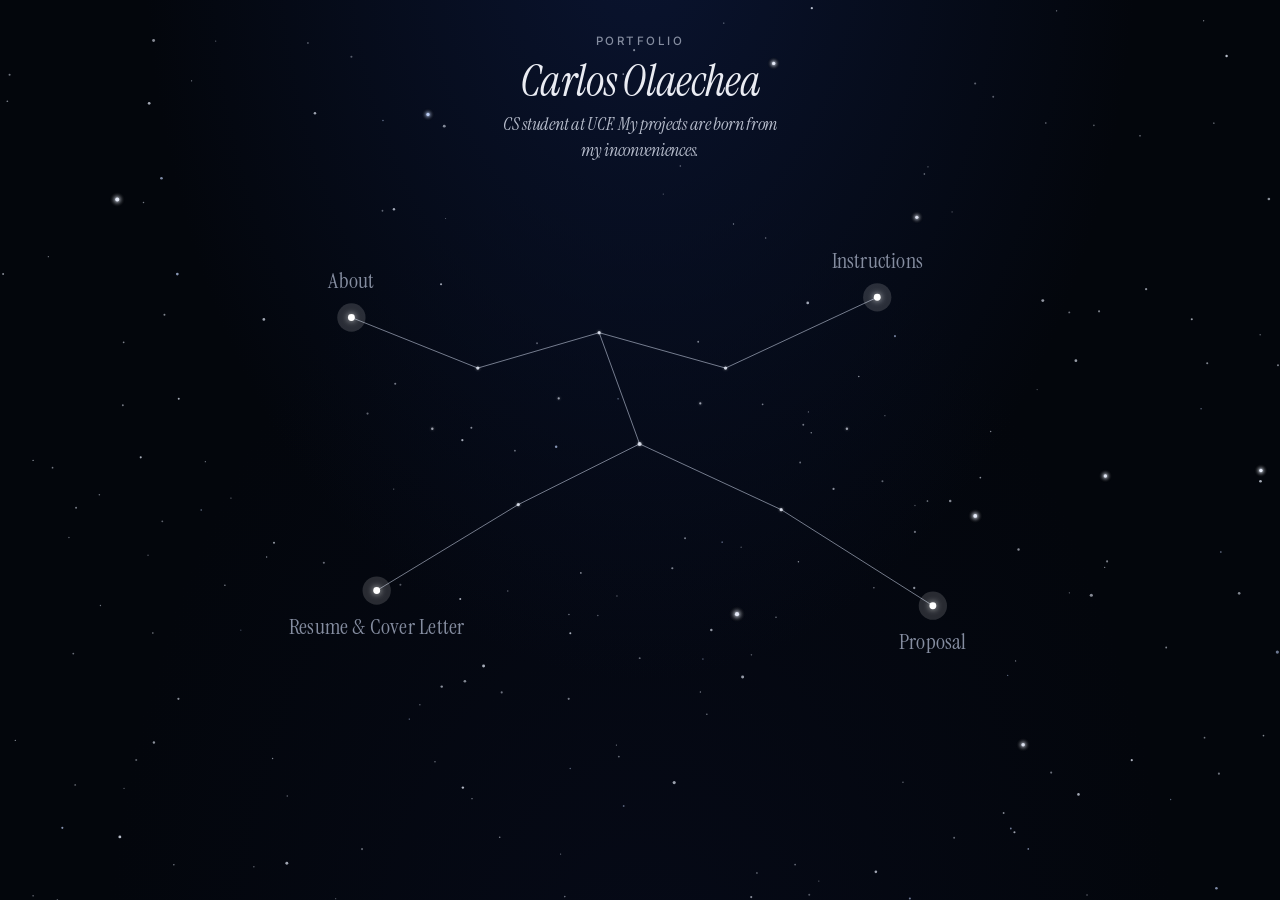
<file: index.html>
<!doctype html>
<html lang="en">
<head>
  <meta charset="utf-8" />
  <meta name="viewport" content="width=device-width, initial-scale=1" />
  <title>Portfolio | Carlos Olaechea</title>
  <meta name="description" content="Carlos Olaechea, Computer Science student at UCF. Build-and-ship work across machine learning, LLM agents, and personal tools." />
  <meta name="theme-color" content="#05080f" />
  <link rel="icon" href="/assets/favicon.svg" type="image/svg+xml" />
  <link rel="canonical" href="https://olaecheamk0.github.io/" />
  <style>:root{color-scheme:dark}html{background:#05080f}</style>
  <script>try{if(document.referrer&&new URL(document.referrer).origin===location.origin){document.documentElement.classList.add('nav-internal');var h=function(p){return p==='/'||p==='/index.html'};if(!h(new URL(document.referrer).pathname)&&!h(location.pathname))document.documentElement.classList.add('nav-lateral')}}catch(e){}</script>
  <link rel="preconnect" href="https://fonts.googleapis.com" />
  <link rel="preconnect" href="https://fonts.gstatic.com" crossorigin />
  <link rel="stylesheet" href="https://fonts.googleapis.com/css2?family=Instrument+Serif:ital@0;1&family=Inter:wght@400;500&display=swap" />
  <link rel="stylesheet" href="/css/style.css" />
  <noscript><style>.reveal{opacity:1;transform:none}</style></noscript>
</head>
<body class="is-sky">
  <canvas id="stars" aria-hidden="true"></canvas>

  <svg class="goo-defs" aria-hidden="true" width="0" height="0" style="position:absolute">
    <defs>
      <filter id="goo" x="-30%" y="-30%" width="160%" height="160%">
        <feGaussianBlur in="SourceGraphic" stdDeviation="10"/>
        <feColorMatrix type="matrix" values="1 0 0 0 0  0 1 0 0 0  0 0 1 0 0  0 0 0 9 -4"/>
      </filter>
    </defs>
  </svg>

  <a class="skip" href="#main">Skip to content</a>

  <main id="main" class="sky">
    <header class="sky-mast">
      <p class="eyebrow">Portfolio</p>
      <h1 class="sky-name"><span class="italic">Carlos Olaechea</span></h1>
      <p class="sky-sub">CS student at UCF. My projects are born from my inconveniences.</p>
    </header>

    <div class="sky-field">
      <svg class="sky-svg" viewBox="0 0 1000 520" aria-hidden="true">
        <g class="sky-lines">
          <polyline points="215,135 340,185 460,150 585,185 735,115"/>
          <line x1="460" y1="150" x2="500" y2="260"/>
          <polyline points="500,260 380,320 240,405"/>
          <polyline points="500,260 640,325 790,420"/>
        </g>
        <g class="sky-stars">
          <circle class="dec" cx="340" cy="185" r="1.6"/>
          <circle class="dec" cx="460" cy="150" r="1.6"/>
          <circle class="dec" cx="585" cy="185" r="1.6"/>
          <circle class="dec" cx="500" cy="260" r="2"/>
          <circle class="dec" cx="380" cy="320" r="1.6"/>
          <circle class="dec" cx="640" cy="325" r="1.6"/>
          <circle class="dec small" cx="295" cy="245" r="1.2"/>
          <circle class="dec small" cx="705" cy="245" r="1.2"/>
          <circle class="dec small" cx="420" cy="215" r="1.1"/>
          <circle class="dec small" cx="560" cy="220" r="1.1"/>

          <circle id="a-about" class="anchor" cx="215" cy="135" r="3.4"/>
          <circle id="a-instructions" class="anchor" cx="735" cy="115" r="3.4"/>
          <circle id="a-resume" class="anchor" cx="240" cy="405" r="3.4"/>
          <circle id="a-proposal" class="anchor" cx="790" cy="420" r="3.4"/>

          <circle class="halo" cx="215" cy="135" r="14"/>
          <circle class="halo" cx="735" cy="115" r="14"/>
          <circle class="halo" cx="240" cy="405" r="14"/>
          <circle class="halo" cx="790" cy="420" r="14"/>
        </g>
        <g class="sky-svg-labels" aria-hidden="true">
          <text x="215" y="106">About</text>
          <text x="735" y="86">Instructions</text>
          <text x="240" y="448">Resume &amp; Cover Letter</text>
          <text x="790" y="463">Proposal</text>
        </g>
      </svg>

      <nav class="sky-nav" aria-label="Portfolio">
        <a class="sky-link" data-star="a-about" href="/about/" aria-label="About" style="--x:21.5%;--y:26%">
          <span class="sky-goo" aria-hidden="true">
            <span class="sky-bubble"></span>
            <span class="sky-pill">About</span>
          </span>
        </a>
        <a class="sky-link" data-star="a-instructions" href="/instructions/" aria-label="Instructions" style="--x:73.5%;--y:22.1%">
          <span class="sky-goo" aria-hidden="true">
            <span class="sky-bubble"></span>
            <span class="sky-pill">Instructions</span>
          </span>
        </a>
        <a class="sky-link reverse" data-star="a-resume" href="/resume/" aria-label="Resume and Cover Letter" style="--x:24%;--y:77.9%">
          <span class="sky-goo" aria-hidden="true">
            <span class="sky-bubble"></span>
            <span class="sky-pill">Resume &amp; Cover Letter</span>
          </span>
        </a>
        <a class="sky-link reverse" data-star="a-proposal" href="/proposal/" aria-label="Proposal" style="--x:79%;--y:80.8%">
          <span class="sky-goo" aria-hidden="true">
            <span class="sky-bubble"></span>
            <span class="sky-pill">Proposal</span>
          </span>
        </a>
      </nav>
    </div>
  </main>

  <script src="/js/script.js" defer></script>
</body>
</html>
</file>
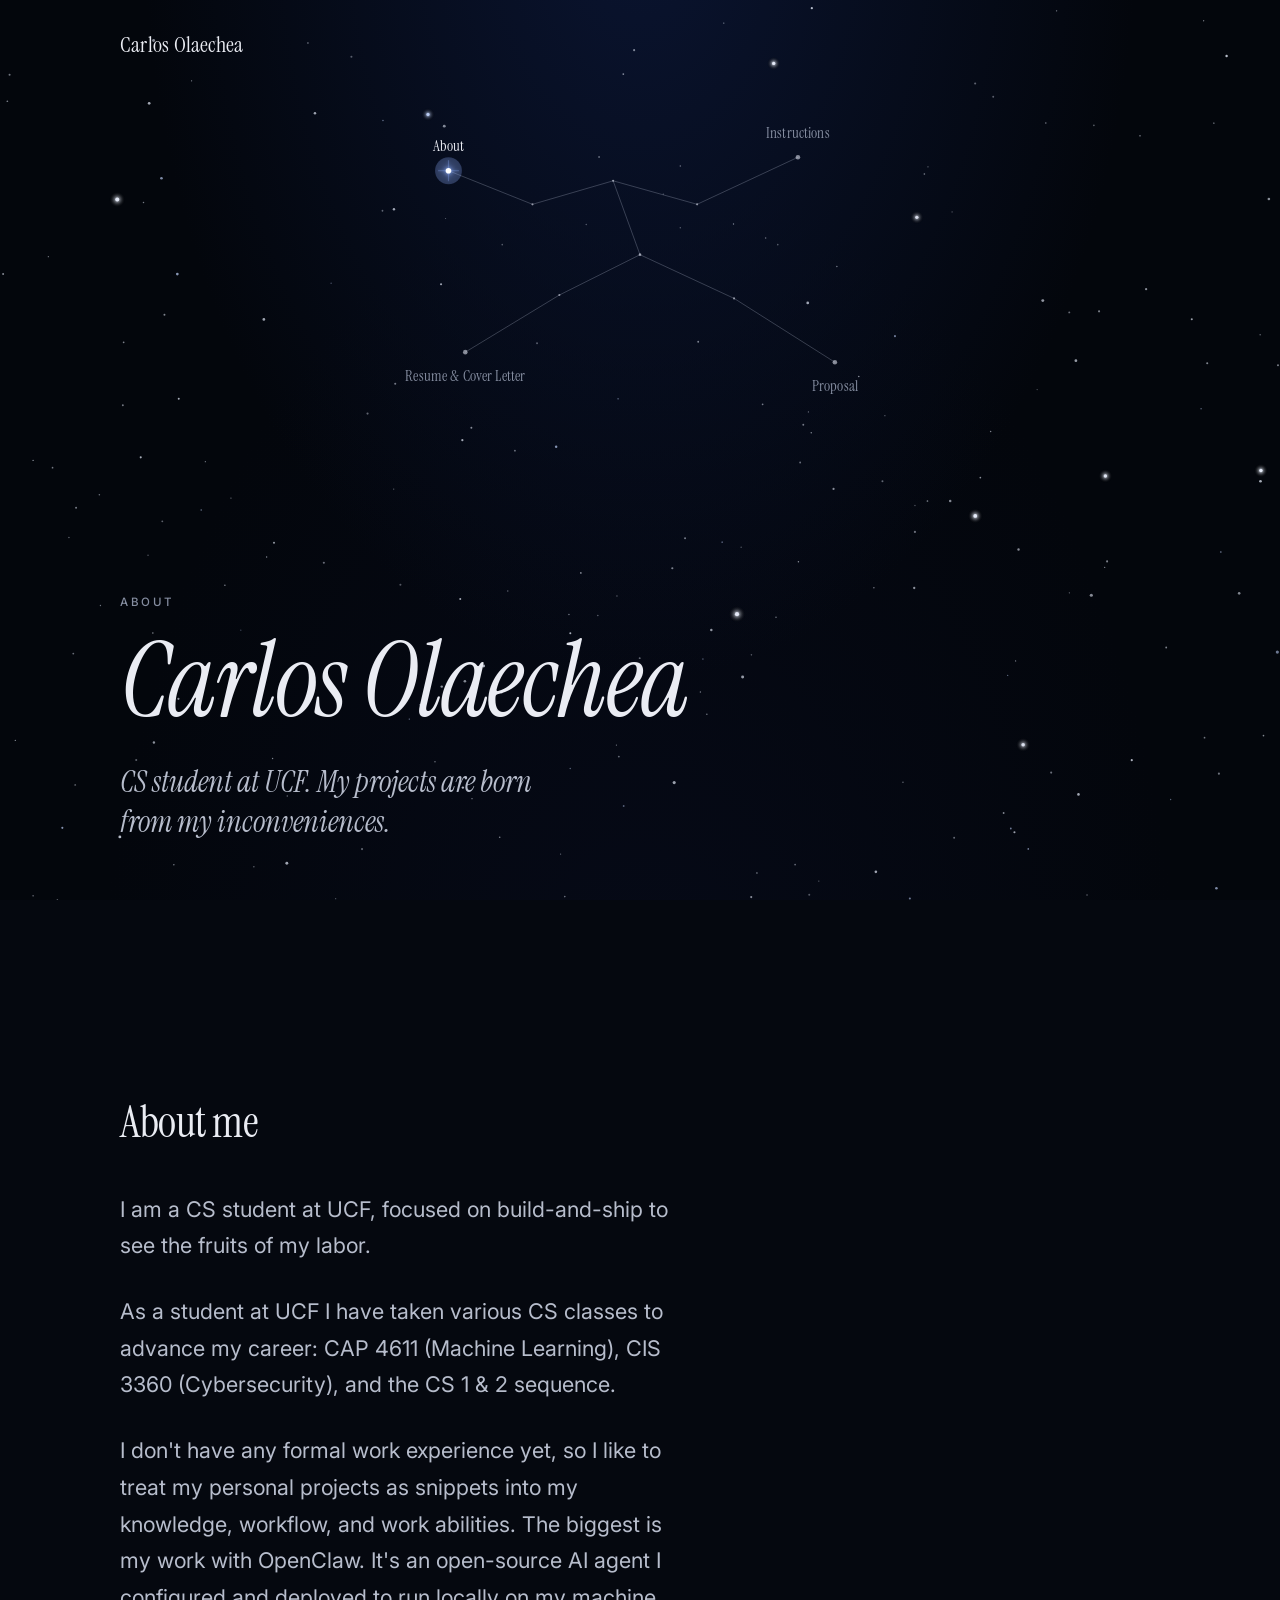
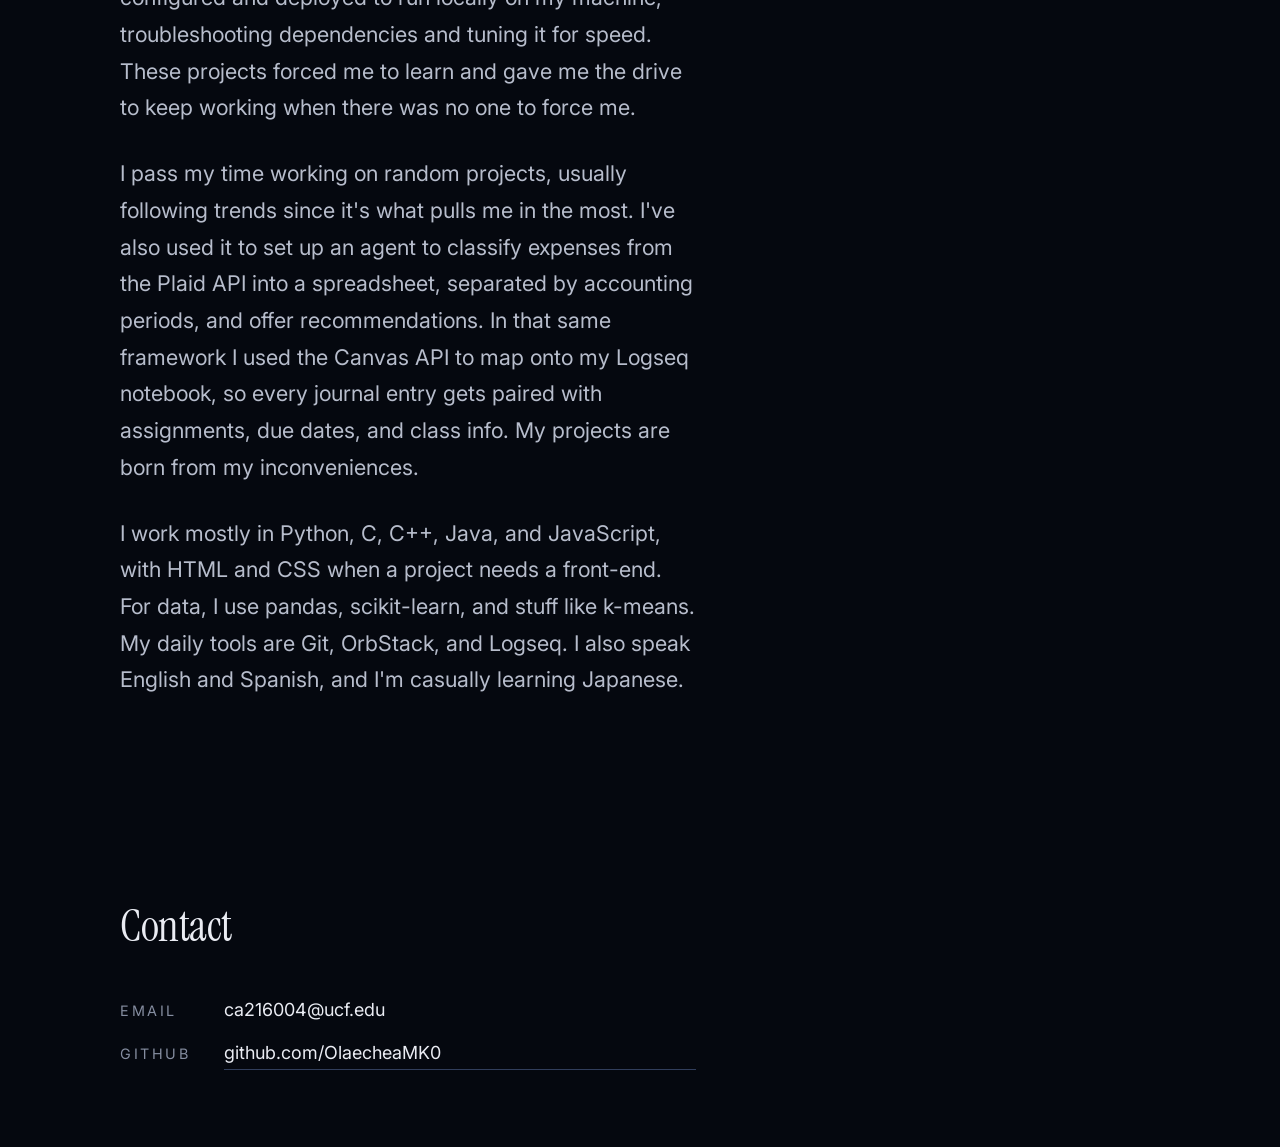
<file: about/index.html>
<!doctype html>
<html lang="en">
<head>
  <meta charset="utf-8" />
  <meta name="viewport" content="width=device-width, initial-scale=1" />
  <title>About | Carlos Olaechea</title>
  <meta name="description" content="About Carlos Olaechea, Computer Science student at UCF." />
  <meta name="theme-color" content="#05080f" />
  <link rel="icon" href="/assets/favicon.svg" type="image/svg+xml" />
  <link rel="canonical" href="https://olaecheamk0.github.io/about/" />
  <style>:root{color-scheme:dark}html{background:#05080f}</style>
  <script>try{if(document.referrer&&new URL(document.referrer).origin===location.origin){document.documentElement.classList.add('nav-internal');var h=function(p){return p==='/'||p==='/index.html'};if(!h(new URL(document.referrer).pathname)&&!h(location.pathname))document.documentElement.classList.add('nav-lateral')}}catch(e){}</script>
  <link rel="preconnect" href="https://fonts.googleapis.com" />
  <link rel="preconnect" href="https://fonts.gstatic.com" crossorigin />
  <link rel="stylesheet" href="https://fonts.googleapis.com/css2?family=Instrument+Serif:ital@0;1&family=Inter:wght@400;500&display=swap" />
  <link rel="stylesheet" href="/css/style.css" />
  <noscript><style>.reveal{opacity:1;transform:none}</style></noscript>
</head>
<body>
  <canvas id="stars" aria-hidden="true"></canvas>

  <a class="skip" href="#main">Skip to content</a>

  <header class="site-header">
    <a class="brand" href="/">Carlos Olaechea</a>
  </header>

  <nav class="sky-mini" aria-label="Portfolio map">
    <svg viewBox="0 0 1000 520">
    <defs>
      <filter id="mini-goo" x="-20%" y="-20%" width="140%" height="140%">
        <feGaussianBlur in="SourceGraphic" stdDeviation="10"/>
        <feColorMatrix type="matrix" values="1 0 0 0 0  0 1 0 0 0  0 0 1 0 0  0 0 0 9 -4"/>
      </filter>
    </defs>
    <g class="lines" aria-hidden="true">
      <polyline points="215,135 340,185 460,150 585,185 735,115"/>
      <line x1="460" y1="150" x2="500" y2="260"/>
      <polyline points="500,260 380,320 240,405"/>
      <polyline points="500,260 640,325 790,420"/>
    </g>
    <g class="stars" aria-hidden="true">
      <circle class="dec" cx="340" cy="185" r="1.6"/>
      <circle class="dec" cx="460" cy="150" r="1.6"/>
      <circle class="dec" cx="585" cy="185" r="1.6"/>
      <circle class="dec" cx="500" cy="260" r="2"/>
      <circle class="dec" cx="380" cy="320" r="1.6"/>
      <circle class="dec" cx="640" cy="325" r="1.6"/>
      <circle class="dec small" cx="295" cy="245" r="1.2"/>
      <circle class="dec small" cx="705" cy="245" r="1.2"/>
      <circle class="dec small" cx="420" cy="215" r="1.1"/>
      <circle class="dec small" cx="560" cy="220" r="1.1"/>
    </g>
    <g class="star-shine" transform="translate(215 135)" aria-hidden="true">
      <line class="ray" x1="-15" y1="0" x2="15" y2="0"/>
      <line class="ray" x1="0" y1="-15" x2="0" y2="15"/>
      <circle class="halo current" r="20"/>
      <circle class="anchor current" r="4.2"/>
    </g>
    <text class="label current" x="215" y="106" aria-hidden="true">About</text>
    <a href="/instructions/" aria-label="Instructions" class="sky-goo-link">
      <g filter="url(#mini-goo)">
        <circle class="bubble" cx="735" cy="115" r="18"/>
        <rect class="pill" x="645" y="53" width="180" height="52" rx="26"/>
      </g>
      <circle class="anchor" cx="735" cy="115" r="3.4"/>
      <text class="label" x="735" y="86" aria-hidden="true">Instructions</text>
    </a>
    <a href="/resume/" aria-label="Resume and Cover Letter" class="sky-goo-link">
      <g filter="url(#mini-goo)">
        <circle class="bubble" cx="240" cy="405" r="18"/>
        <rect class="pill" x="90" y="415" width="300" height="52" rx="26"/>
      </g>
      <circle class="anchor" cx="240" cy="405" r="3.4"/>
      <text class="label" x="240" y="448" aria-hidden="true">Resume &amp; Cover Letter</text>
    </a>
    <a href="/proposal/" aria-label="Proposal" class="sky-goo-link">
      <g filter="url(#mini-goo)">
        <circle class="bubble" cx="790" cy="420" r="18"/>
        <rect class="pill" x="710" y="430" width="160" height="52" rx="26"/>
      </g>
      <circle class="anchor" cx="790" cy="420" r="3.4"/>
      <text class="label" x="790" y="463" aria-hidden="true">Proposal</text>
    </a>
    </svg>
  </nav>

  <main id="main">
    <section class="hero">
      <p class="eyebrow">About</p>
      <h1 class="display"><span class="italic">Carlos Olaechea</span></h1>
      <p class="tagline">CS student at UCF. My projects are born from my inconveniences.</p>
    </section>

    <section class="about" aria-labelledby="about-heading">
      <h2 id="about-heading">About me</h2>

      <div class="prose">
        <p>I am a CS student at UCF, focused on build-and-ship to see the fruits of my labor.</p>

        <p>As a student at UCF I have taken various CS classes to advance my career: CAP 4611 (Machine Learning), CIS 3360 (Cybersecurity), and the CS 1 &amp; 2 sequence.</p>

        <p>I don't have any formal work experience yet, so I like to treat my personal projects as snippets into my knowledge, workflow, and work abilities. The biggest is my work with OpenClaw. It's an open-source AI agent I configured and deployed to run locally on my machine, troubleshooting dependencies and tuning it for speed. These projects forced me to learn and gave me the drive to keep working when there was no one to force me.</p>

        <p>I pass my time working on random projects, usually following trends since it's what pulls me in the most. I've also used it to set up an agent to classify expenses from the Plaid API into a spreadsheet, separated by accounting periods, and offer recommendations. In that same framework I used the Canvas API to map onto my Logseq notebook, so every journal entry gets paired with assignments, due dates, and class info. My projects are born from my inconveniences.</p>

        <p>I work mostly in Python, C, C++, Java, and JavaScript, with HTML and CSS when a project needs a front-end. For data, I use pandas, scikit-learn, and stuff like k-means. My daily tools are Git, OrbStack, and Logseq. I also speak English and Spanish, and I'm casually learning Japanese.</p>
      </div>
    </section>

    <section class="contact" aria-labelledby="contact-heading">
      <h2 id="contact-heading">Contact</h2>
      <ul class="contact-list">
        <li><span class="label">Email</span><span>ca216004@ucf.edu</span></li>
        <li><span class="label">GitHub</span><a href="https://github.com/OlaecheaMK0" target="_blank" rel="noopener noreferrer">github.com/OlaecheaMK0</a></li>
      </ul>
    </section>
  </main>


  <script src="/js/script.js" defer></script>
</body>
</html>
</file>
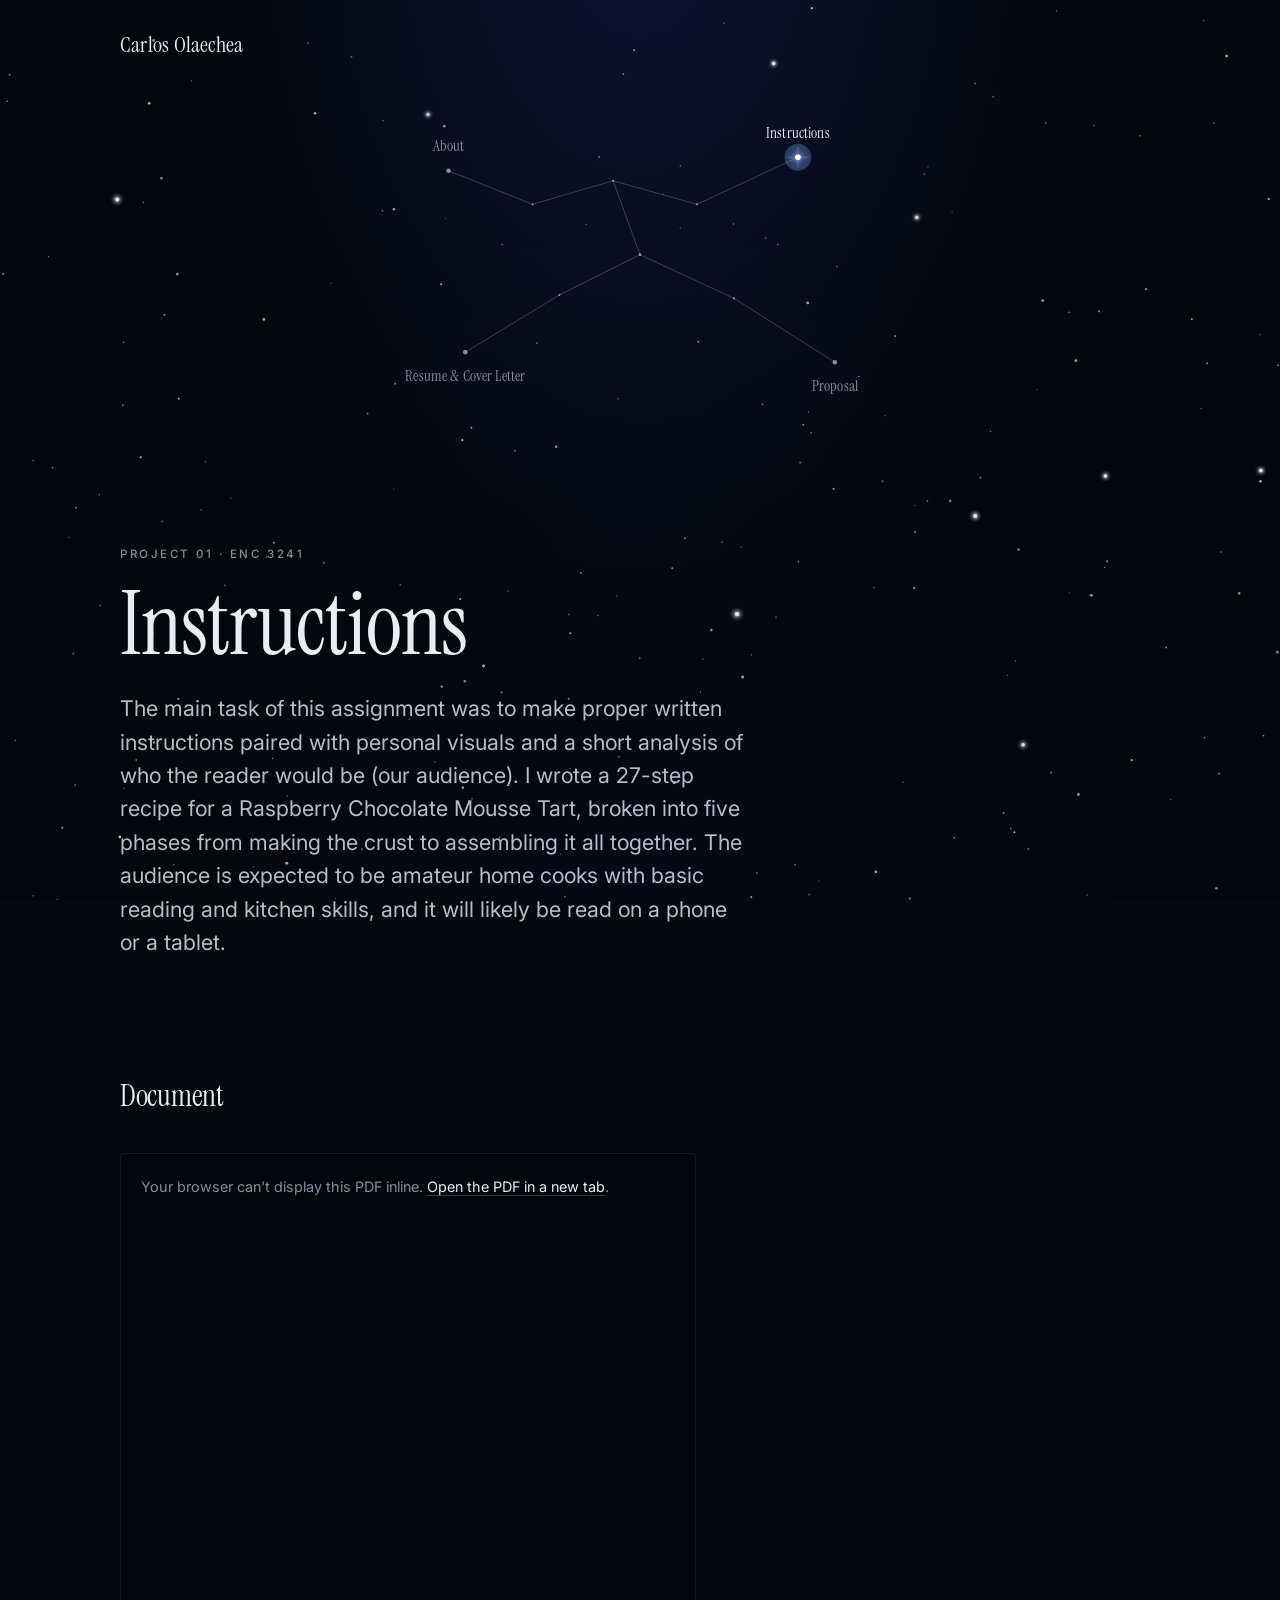
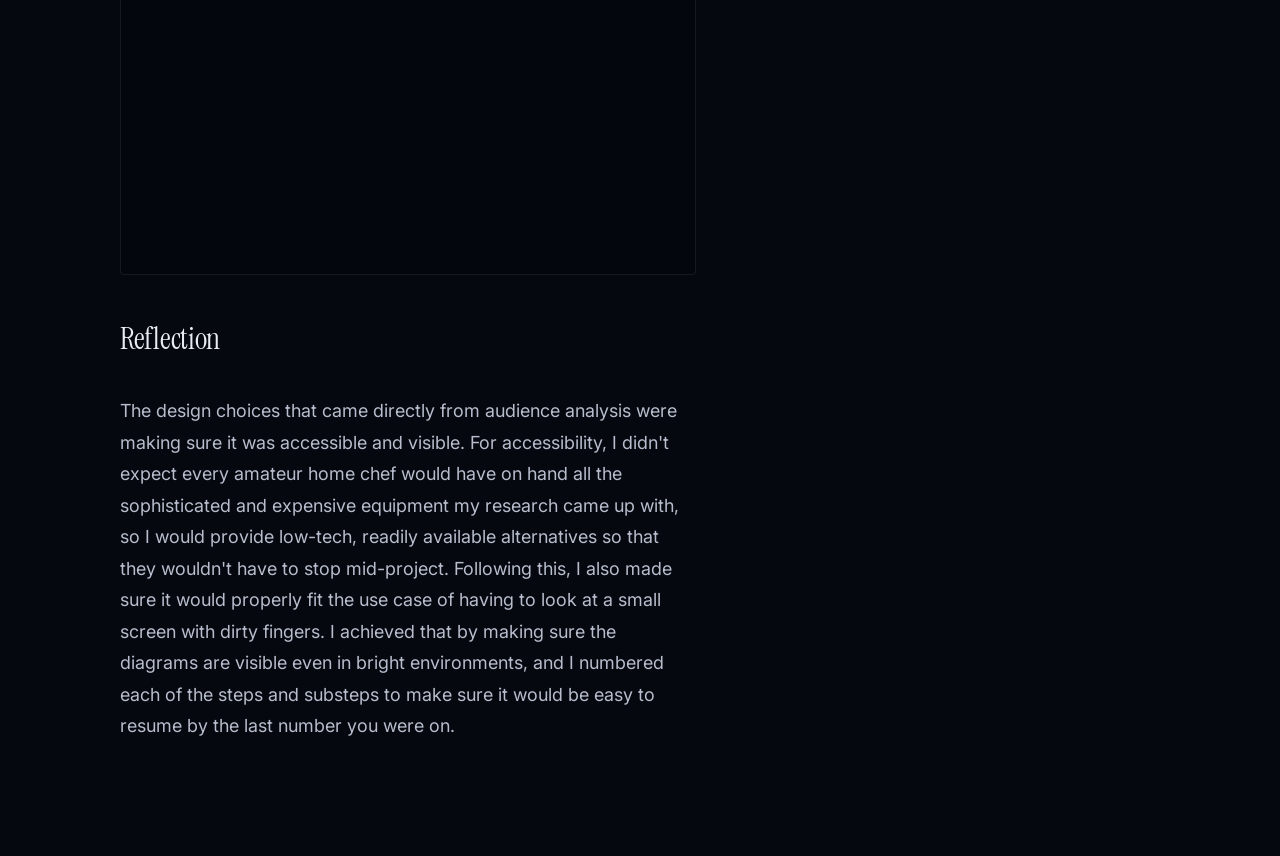
<file: instructions/index.html>
<!doctype html>
<html lang="en">
<head>
  <meta charset="utf-8" />
  <meta name="viewport" content="width=device-width, initial-scale=1" />
  <title>Project 1: Instructions | Carlos Olaechea</title>
  <meta name="description" content="Project 1 for ENC 3241 (Technical Writing), Spring 2026: a 27-step instructional document on making a Raspberry Chocolate Mousse Tart." />
  <meta name="theme-color" content="#05080f" />
  <link rel="icon" href="/assets/favicon.svg" type="image/svg+xml" />
  <link rel="canonical" href="https://olaecheamk0.github.io/instructions/" />
  <style>:root{color-scheme:dark}html{background:#05080f}</style>
  <script>try{if(document.referrer&&new URL(document.referrer).origin===location.origin){document.documentElement.classList.add('nav-internal');var h=function(p){return p==='/'||p==='/index.html'};if(!h(new URL(document.referrer).pathname)&&!h(location.pathname))document.documentElement.classList.add('nav-lateral')}}catch(e){}</script>
  <link rel="preconnect" href="https://fonts.googleapis.com" />
  <link rel="preconnect" href="https://fonts.gstatic.com" crossorigin />
  <link rel="stylesheet" href="https://fonts.googleapis.com/css2?family=Instrument+Serif:ital@0;1&family=Inter:wght@400;500&display=swap" />
  <link rel="stylesheet" href="/css/style.css" />
  <noscript><style>.reveal{opacity:1;transform:none}</style></noscript>
</head>
<body>
  <canvas id="stars" aria-hidden="true"></canvas>
  <a class="skip" href="#main">Skip to content</a>

  <header class="site-header">
    <a class="brand" href="/">Carlos Olaechea</a>
  </header>

  <nav class="sky-mini" aria-label="Portfolio map">
    <svg viewBox="0 0 1000 520">
    <defs>
      <filter id="mini-goo" x="-20%" y="-20%" width="140%" height="140%">
        <feGaussianBlur in="SourceGraphic" stdDeviation="10"/>
        <feColorMatrix type="matrix" values="1 0 0 0 0  0 1 0 0 0  0 0 1 0 0  0 0 0 9 -4"/>
      </filter>
    </defs>
    <g class="lines" aria-hidden="true">
      <polyline points="215,135 340,185 460,150 585,185 735,115"/>
      <line x1="460" y1="150" x2="500" y2="260"/>
      <polyline points="500,260 380,320 240,405"/>
      <polyline points="500,260 640,325 790,420"/>
    </g>
    <g class="stars" aria-hidden="true">
      <circle class="dec" cx="340" cy="185" r="1.6"/>
      <circle class="dec" cx="460" cy="150" r="1.6"/>
      <circle class="dec" cx="585" cy="185" r="1.6"/>
      <circle class="dec" cx="500" cy="260" r="2"/>
      <circle class="dec" cx="380" cy="320" r="1.6"/>
      <circle class="dec" cx="640" cy="325" r="1.6"/>
      <circle class="dec small" cx="295" cy="245" r="1.2"/>
      <circle class="dec small" cx="705" cy="245" r="1.2"/>
      <circle class="dec small" cx="420" cy="215" r="1.1"/>
      <circle class="dec small" cx="560" cy="220" r="1.1"/>
    </g>
    <g class="star-shine" transform="translate(735 115)" aria-hidden="true">
      <line class="ray" x1="-15" y1="0" x2="15" y2="0"/>
      <line class="ray" x1="0" y1="-15" x2="0" y2="15"/>
      <circle class="halo current" r="20"/>
      <circle class="anchor current" r="4.2"/>
    </g>
    <text class="label current" x="735" y="86" aria-hidden="true">Instructions</text>
    <a href="/about/" aria-label="About" class="sky-goo-link">
      <g filter="url(#mini-goo)">
        <circle class="bubble" cx="215" cy="135" r="18"/>
        <rect class="pill" x="145" y="73" width="140" height="52" rx="26"/>
      </g>
      <circle class="anchor" cx="215" cy="135" r="3.4"/>
      <text class="label" x="215" y="106" aria-hidden="true">About</text>
    </a>
    <a href="/resume/" aria-label="Resume and Cover Letter" class="sky-goo-link">
      <g filter="url(#mini-goo)">
        <circle class="bubble" cx="240" cy="405" r="18"/>
        <rect class="pill" x="90" y="415" width="300" height="52" rx="26"/>
      </g>
      <circle class="anchor" cx="240" cy="405" r="3.4"/>
      <text class="label" x="240" y="448" aria-hidden="true">Resume &amp; Cover Letter</text>
    </a>
    <a href="/proposal/" aria-label="Proposal" class="sky-goo-link">
      <g filter="url(#mini-goo)">
        <circle class="bubble" cx="790" cy="420" r="18"/>
        <rect class="pill" x="710" y="430" width="160" height="52" rx="26"/>
      </g>
      <circle class="anchor" cx="790" cy="420" r="3.4"/>
      <text class="label" x="790" y="463" aria-hidden="true">Proposal</text>
    </a>
    </svg>
  </nav>

  <main id="main">
    <section class="project-hero">
      <p class="eyebrow">Project 01 · ENC 3241</p>
      <h1 class="project-title">Instructions</h1>
      <p class="project-summary">The main task of this assignment was to make proper written instructions paired with personal visuals and a short analysis of who the reader would be (our audience). I wrote a 27-step recipe for a Raspberry Chocolate Mousse Tart, broken into five phases from making the crust to assembling it all together. The audience is expected to be amateur home cooks with basic reading and kitchen skills, and it will likely be read on a phone or a tablet.</p>
    </section>

    <section class="project-body">
      <h2>Document</h2>
      <div class="pdf-embed">
        <object data="/assets/instructions.pdf#view=FitH" type="application/pdf" title="Project 1 Instructions: Raspberry Chocolate Mousse Tart, 27 steps, 5 pages (PDF)">
          <p class="fallback">Your browser can't display this PDF inline. <a href="/assets/instructions.pdf">Open the PDF in a new tab</a>.</p>
        </object>
      </div>

      <h2>Reflection</h2>
      <p>The design choices that came directly from audience analysis were making sure it was accessible and visible. For accessibility, I didn't expect every amateur home chef would have on hand all the sophisticated and expensive equipment my research came up with, so I would provide low-tech, readily available alternatives so that they wouldn't have to stop mid-project. Following this, I also made sure it would properly fit the use case of having to look at a small screen with dirty fingers. I achieved that by making sure the diagrams are visible even in bright environments, and I numbered each of the steps and substeps to make sure it would be easy to resume by the last number you were on.</p>
    </section>
  </main>


  <script src="/js/script.js" defer></script>
</body>
</html>
</file>
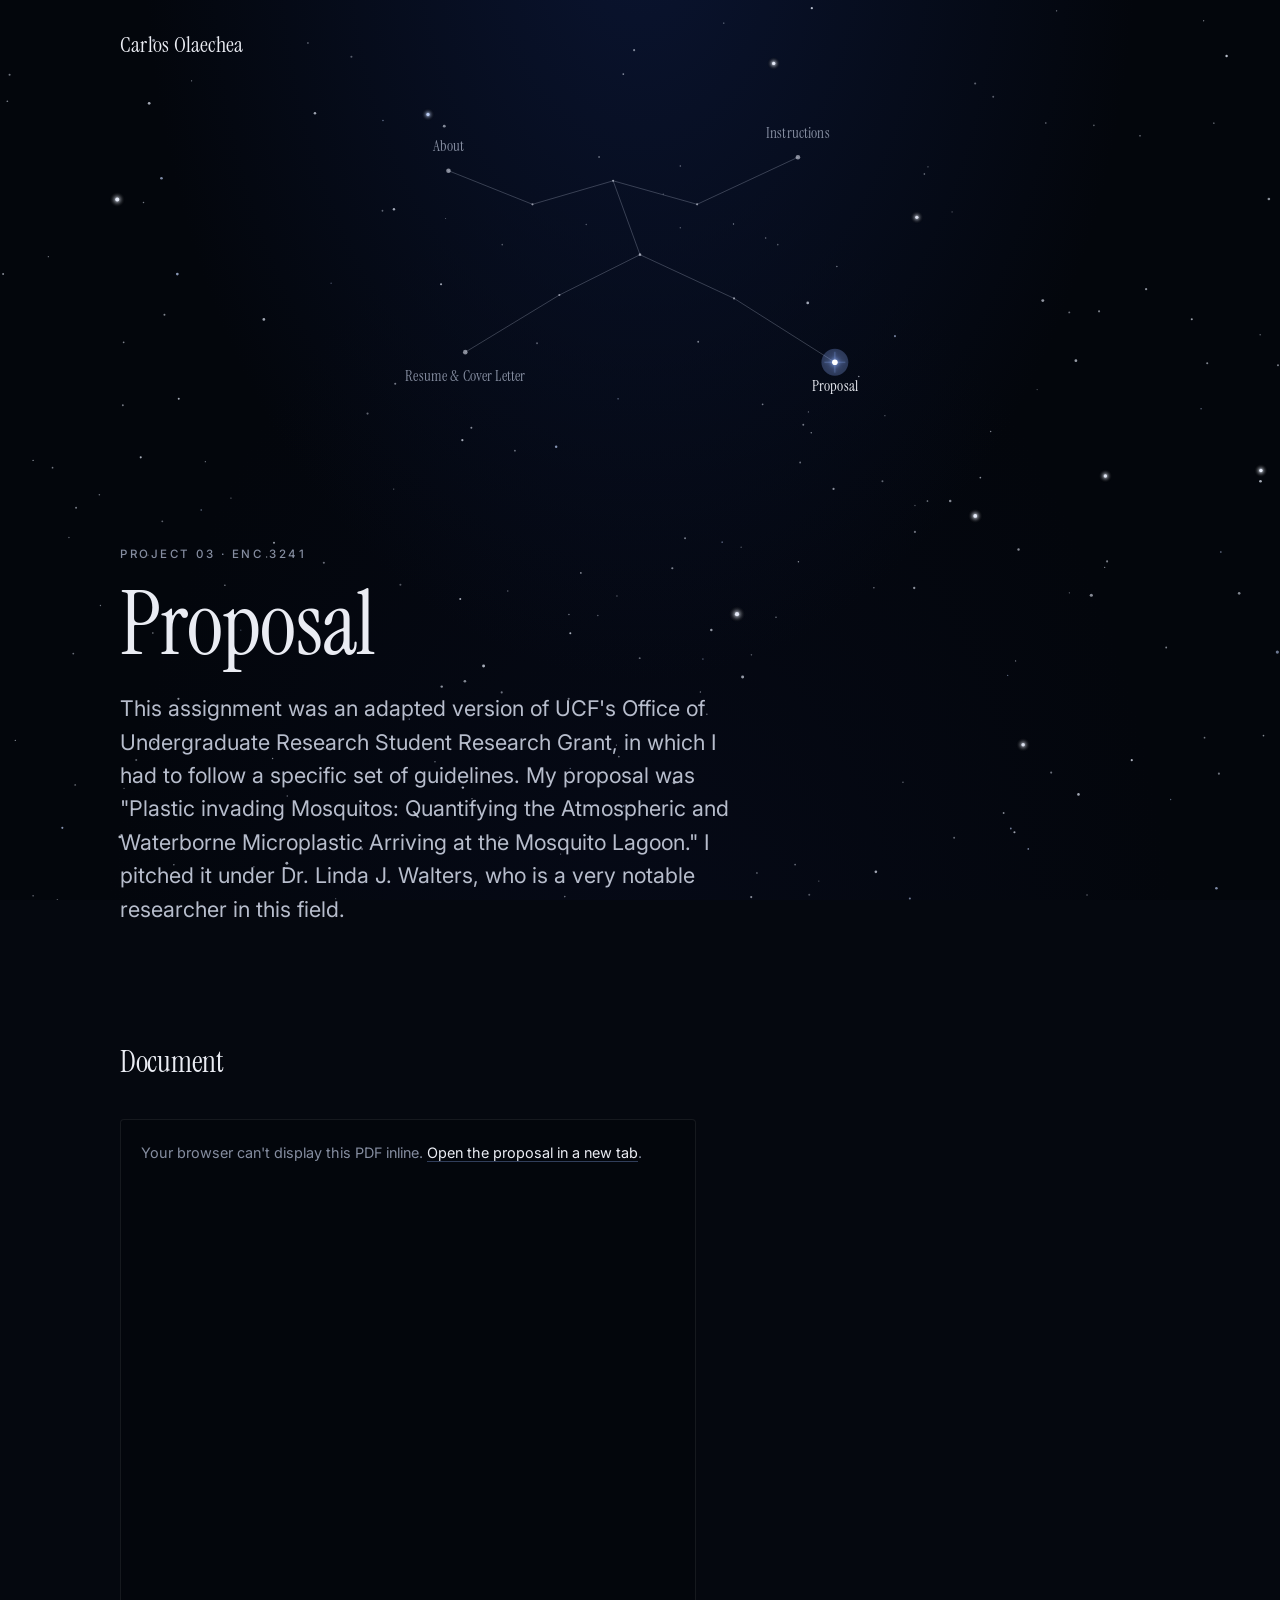
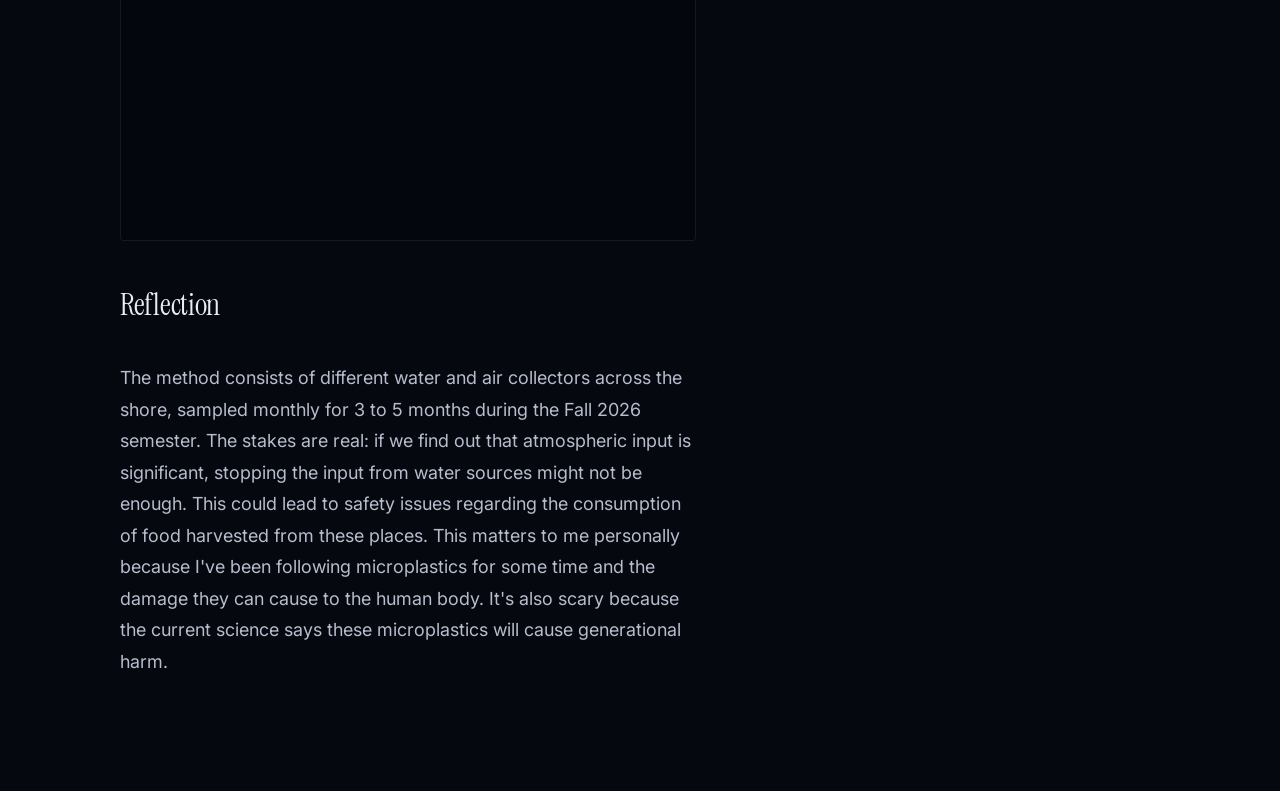
<file: proposal/index.html>
<!doctype html>
<html lang="en">
<head>
  <meta charset="utf-8" />
  <meta name="viewport" content="width=device-width, initial-scale=1" />
  <title>Project 3: Proposal | Carlos Olaechea</title>
  <meta name="description" content="Project 3 for ENC 3241 (Technical Writing), Spring 2026: research proposal on quantifying microplastic deposition into Mosquito Lagoon." />
  <meta name="theme-color" content="#05080f" />
  <link rel="icon" href="/assets/favicon.svg" type="image/svg+xml" />
  <link rel="canonical" href="https://olaecheamk0.github.io/proposal/" />
  <style>:root{color-scheme:dark}html{background:#05080f}</style>
  <script>try{if(document.referrer&&new URL(document.referrer).origin===location.origin){document.documentElement.classList.add('nav-internal');var h=function(p){return p==='/'||p==='/index.html'};if(!h(new URL(document.referrer).pathname)&&!h(location.pathname))document.documentElement.classList.add('nav-lateral')}}catch(e){}</script>
  <link rel="preconnect" href="https://fonts.googleapis.com" />
  <link rel="preconnect" href="https://fonts.gstatic.com" crossorigin />
  <link rel="stylesheet" href="https://fonts.googleapis.com/css2?family=Instrument+Serif:ital@0;1&family=Inter:wght@400;500&display=swap" />
  <link rel="stylesheet" href="/css/style.css" />
  <noscript><style>.reveal{opacity:1;transform:none}</style></noscript>
</head>
<body>
  <canvas id="stars" aria-hidden="true"></canvas>
  <a class="skip" href="#main">Skip to content</a>

  <header class="site-header">
    <a class="brand" href="/">Carlos Olaechea</a>
  </header>

  <nav class="sky-mini" aria-label="Portfolio map">
    <svg viewBox="0 0 1000 520">
    <defs>
      <filter id="mini-goo" x="-20%" y="-20%" width="140%" height="140%">
        <feGaussianBlur in="SourceGraphic" stdDeviation="10"/>
        <feColorMatrix type="matrix" values="1 0 0 0 0  0 1 0 0 0  0 0 1 0 0  0 0 0 9 -4"/>
      </filter>
    </defs>
    <g class="lines" aria-hidden="true">
      <polyline points="215,135 340,185 460,150 585,185 735,115"/>
      <line x1="460" y1="150" x2="500" y2="260"/>
      <polyline points="500,260 380,320 240,405"/>
      <polyline points="500,260 640,325 790,420"/>
    </g>
    <g class="stars" aria-hidden="true">
      <circle class="dec" cx="340" cy="185" r="1.6"/>
      <circle class="dec" cx="460" cy="150" r="1.6"/>
      <circle class="dec" cx="585" cy="185" r="1.6"/>
      <circle class="dec" cx="500" cy="260" r="2"/>
      <circle class="dec" cx="380" cy="320" r="1.6"/>
      <circle class="dec" cx="640" cy="325" r="1.6"/>
      <circle class="dec small" cx="295" cy="245" r="1.2"/>
      <circle class="dec small" cx="705" cy="245" r="1.2"/>
      <circle class="dec small" cx="420" cy="215" r="1.1"/>
      <circle class="dec small" cx="560" cy="220" r="1.1"/>
    </g>
    <g class="star-shine" transform="translate(790 420)" aria-hidden="true">
      <line class="ray" x1="-15" y1="0" x2="15" y2="0"/>
      <line class="ray" x1="0" y1="-15" x2="0" y2="15"/>
      <circle class="halo current" r="20"/>
      <circle class="anchor current" r="4.2"/>
    </g>
    <text class="label current" x="790" y="463" aria-hidden="true">Proposal</text>
    <a href="/about/" aria-label="About" class="sky-goo-link">
      <g filter="url(#mini-goo)">
        <circle class="bubble" cx="215" cy="135" r="18"/>
        <rect class="pill" x="145" y="73" width="140" height="52" rx="26"/>
      </g>
      <circle class="anchor" cx="215" cy="135" r="3.4"/>
      <text class="label" x="215" y="106" aria-hidden="true">About</text>
    </a>
    <a href="/instructions/" aria-label="Instructions" class="sky-goo-link">
      <g filter="url(#mini-goo)">
        <circle class="bubble" cx="735" cy="115" r="18"/>
        <rect class="pill" x="645" y="53" width="180" height="52" rx="26"/>
      </g>
      <circle class="anchor" cx="735" cy="115" r="3.4"/>
      <text class="label" x="735" y="86" aria-hidden="true">Instructions</text>
    </a>
    <a href="/resume/" aria-label="Resume and Cover Letter" class="sky-goo-link">
      <g filter="url(#mini-goo)">
        <circle class="bubble" cx="240" cy="405" r="18"/>
        <rect class="pill" x="90" y="415" width="300" height="52" rx="26"/>
      </g>
      <circle class="anchor" cx="240" cy="405" r="3.4"/>
      <text class="label" x="240" y="448" aria-hidden="true">Resume &amp; Cover Letter</text>
    </a>
    </svg>
  </nav>

  <main id="main">
    <section class="project-hero">
      <p class="eyebrow">Project 03 · ENC 3241</p>
      <h1 class="project-title">Proposal</h1>
      <p class="project-summary">This assignment was an adapted version of UCF's Office of Undergraduate Research Student Research Grant, in which I had to follow a specific set of guidelines. My proposal was "Plastic invading Mosquitos: Quantifying the Atmospheric and Waterborne Microplastic Arriving at the Mosquito Lagoon." I pitched it under Dr. Linda J. Walters, who is a very notable researcher in this field.</p>
    </section>

    <section class="project-body">
      <h2>Document</h2>
      <div class="pdf-embed">
        <object data="/assets/proposal.pdf#view=FitH" type="application/pdf" title="Project 3 Proposal: Quantifying microplastic deposition into Mosquito Lagoon, 9 pages (PDF)">
          <p class="fallback">Your browser can't display this PDF inline. <a href="/assets/proposal.pdf">Open the proposal in a new tab</a>.</p>
        </object>
      </div>

      <h2>Reflection</h2>
      <p>The method consists of different water and air collectors across the shore, sampled monthly for 3 to 5 months during the Fall 2026 semester. The stakes are real: if we find out that atmospheric input is significant, stopping the input from water sources might not be enough. This could lead to safety issues regarding the consumption of food harvested from these places. This matters to me personally because I've been following microplastics for some time and the damage they can cause to the human body. It's also scary because the current science says these microplastics will cause generational harm.</p>
    </section>
  </main>


  <script src="/js/script.js" defer></script>
</body>
</html>
</file>
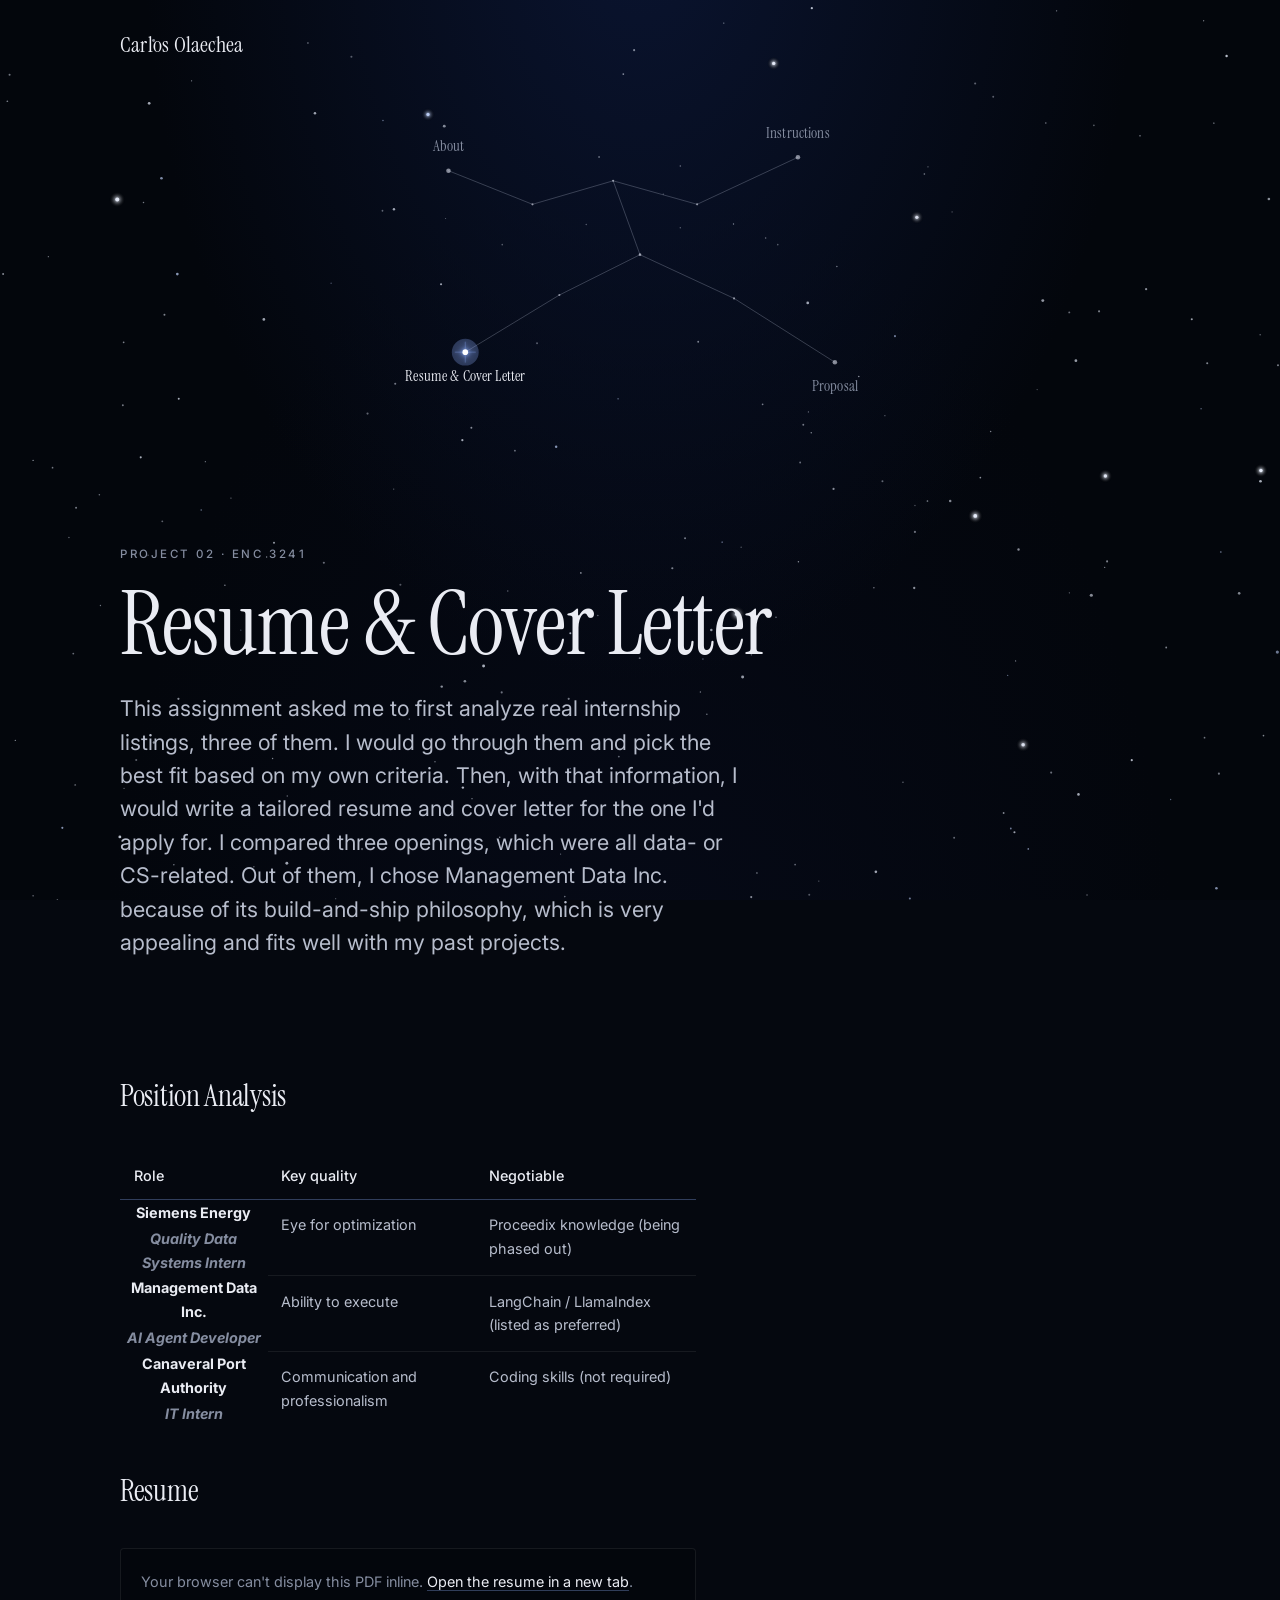
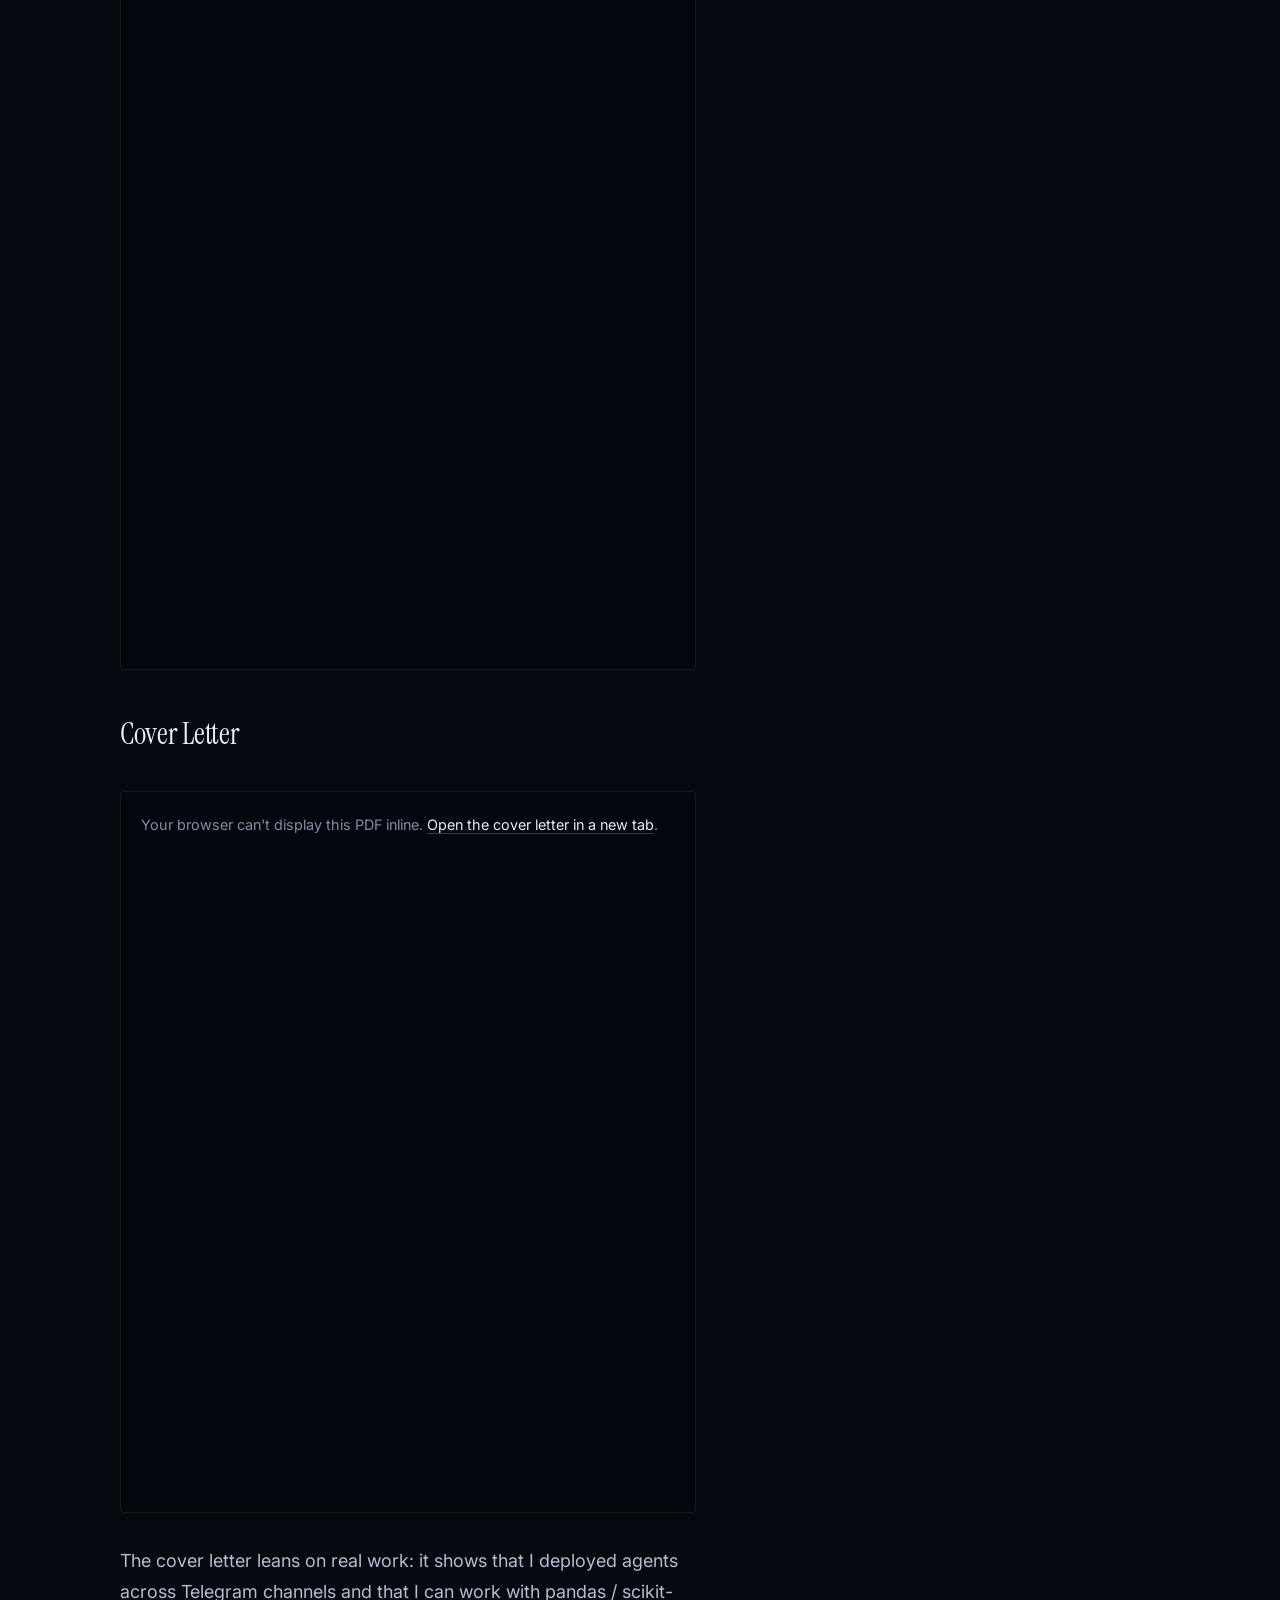
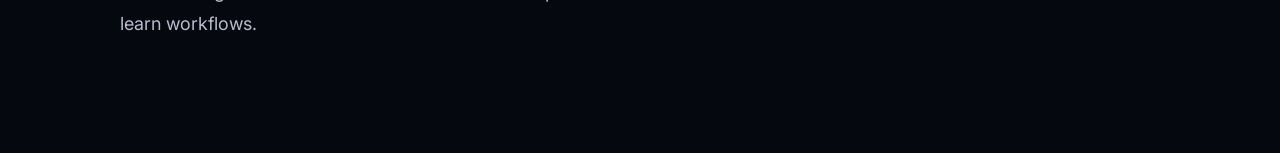
<file: resume/index.html>
<!doctype html>
<html lang="en">
<head>
  <meta charset="utf-8" />
  <meta name="viewport" content="width=device-width, initial-scale=1" />
  <title>Project 2: Resume &amp; Cover Letter | Carlos Olaechea</title>
  <meta name="description" content="Project 2 for ENC 3241 (Technical Writing), Spring 2026: position analysis of three internships, plus a tailored resume and cover letter." />
  <meta name="theme-color" content="#05080f" />
  <link rel="icon" href="/assets/favicon.svg" type="image/svg+xml" />
  <link rel="canonical" href="https://olaecheamk0.github.io/resume/" />
  <style>:root{color-scheme:dark}html{background:#05080f}</style>
  <script>try{if(document.referrer&&new URL(document.referrer).origin===location.origin){document.documentElement.classList.add('nav-internal');var h=function(p){return p==='/'||p==='/index.html'};if(!h(new URL(document.referrer).pathname)&&!h(location.pathname))document.documentElement.classList.add('nav-lateral')}}catch(e){}</script>
  <link rel="preconnect" href="https://fonts.googleapis.com" />
  <link rel="preconnect" href="https://fonts.gstatic.com" crossorigin />
  <link rel="stylesheet" href="https://fonts.googleapis.com/css2?family=Instrument+Serif:ital@0;1&family=Inter:wght@400;500&display=swap" />
  <link rel="stylesheet" href="/css/style.css" />
  <noscript><style>.reveal{opacity:1;transform:none}</style></noscript>
</head>
<body>
  <canvas id="stars" aria-hidden="true"></canvas>
  <a class="skip" href="#main">Skip to content</a>

  <header class="site-header">
    <a class="brand" href="/">Carlos Olaechea</a>
  </header>

  <nav class="sky-mini" aria-label="Portfolio map">
    <svg viewBox="0 0 1000 520">
    <defs>
      <filter id="mini-goo" x="-20%" y="-20%" width="140%" height="140%">
        <feGaussianBlur in="SourceGraphic" stdDeviation="10"/>
        <feColorMatrix type="matrix" values="1 0 0 0 0  0 1 0 0 0  0 0 1 0 0  0 0 0 9 -4"/>
      </filter>
    </defs>
    <g class="lines" aria-hidden="true">
      <polyline points="215,135 340,185 460,150 585,185 735,115"/>
      <line x1="460" y1="150" x2="500" y2="260"/>
      <polyline points="500,260 380,320 240,405"/>
      <polyline points="500,260 640,325 790,420"/>
    </g>
    <g class="stars" aria-hidden="true">
      <circle class="dec" cx="340" cy="185" r="1.6"/>
      <circle class="dec" cx="460" cy="150" r="1.6"/>
      <circle class="dec" cx="585" cy="185" r="1.6"/>
      <circle class="dec" cx="500" cy="260" r="2"/>
      <circle class="dec" cx="380" cy="320" r="1.6"/>
      <circle class="dec" cx="640" cy="325" r="1.6"/>
      <circle class="dec small" cx="295" cy="245" r="1.2"/>
      <circle class="dec small" cx="705" cy="245" r="1.2"/>
      <circle class="dec small" cx="420" cy="215" r="1.1"/>
      <circle class="dec small" cx="560" cy="220" r="1.1"/>
    </g>
    <g class="star-shine" transform="translate(240 405)" aria-hidden="true">
      <line class="ray" x1="-15" y1="0" x2="15" y2="0"/>
      <line class="ray" x1="0" y1="-15" x2="0" y2="15"/>
      <circle class="halo current" r="20"/>
      <circle class="anchor current" r="4.2"/>
    </g>
    <text class="label current" x="240" y="448" aria-hidden="true">Resume &amp; Cover Letter</text>
    <a href="/about/" aria-label="About" class="sky-goo-link">
      <g filter="url(#mini-goo)">
        <circle class="bubble" cx="215" cy="135" r="18"/>
        <rect class="pill" x="145" y="73" width="140" height="52" rx="26"/>
      </g>
      <circle class="anchor" cx="215" cy="135" r="3.4"/>
      <text class="label" x="215" y="106" aria-hidden="true">About</text>
    </a>
    <a href="/instructions/" aria-label="Instructions" class="sky-goo-link">
      <g filter="url(#mini-goo)">
        <circle class="bubble" cx="735" cy="115" r="18"/>
        <rect class="pill" x="645" y="53" width="180" height="52" rx="26"/>
      </g>
      <circle class="anchor" cx="735" cy="115" r="3.4"/>
      <text class="label" x="735" y="86" aria-hidden="true">Instructions</text>
    </a>
    <a href="/proposal/" aria-label="Proposal" class="sky-goo-link">
      <g filter="url(#mini-goo)">
        <circle class="bubble" cx="790" cy="420" r="18"/>
        <rect class="pill" x="710" y="430" width="160" height="52" rx="26"/>
      </g>
      <circle class="anchor" cx="790" cy="420" r="3.4"/>
      <text class="label" x="790" y="463" aria-hidden="true">Proposal</text>
    </a>
    </svg>
  </nav>

  <main id="main">
    <section class="project-hero">
      <p class="eyebrow">Project 02 · ENC 3241</p>
      <h1 class="project-title">Resume &amp; Cover Letter</h1>
      <p class="project-summary">This assignment asked me to first analyze real internship listings, three of them. I would go through them and pick the best fit based on my own criteria. Then, with that information, I would write a tailored resume and cover letter for the one I'd apply for. I compared three openings, which were all data- or CS-related. Out of them, I chose Management Data Inc. because of its build-and-ship philosophy, which is very appealing and fits well with my past projects.</p>
    </section>

    <section class="project-body">
      <h2>Position Analysis</h2>
      <table class="compare-table">
        <caption class="visually-hidden">Comparison of three internship listings analyzed for Project 2.</caption>
        <thead>
          <tr><th scope="col">Role</th><th scope="col">Key quality</th><th scope="col">Negotiable</th></tr>
        </thead>
        <tbody>
          <tr>
            <th scope="row"><strong>Siemens Energy</strong><br><span class="role-sub">Quality Data Systems Intern</span></th>
            <td>Eye for optimization</td>
            <td>Proceedix knowledge (being phased out)</td>
          </tr>
          <tr>
            <th scope="row"><strong>Management Data Inc.</strong><br><span class="role-sub">AI Agent Developer</span></th>
            <td>Ability to execute</td>
            <td>LangChain / LlamaIndex (listed as preferred)</td>
          </tr>
          <tr>
            <th scope="row"><strong>Canaveral Port Authority</strong><br><span class="role-sub">IT Intern</span></th>
            <td>Communication and professionalism</td>
            <td>Coding skills (not required)</td>
          </tr>
        </tbody>
      </table>

      <h2>Resume</h2>
      <div class="pdf-embed">
        <object data="/assets/resume.pdf#view=FitH" type="application/pdf" title="Carlos Olaechea resume, 1 page (PDF)">
          <p class="fallback">Your browser can't display this PDF inline. <a href="/assets/resume.pdf">Open the resume in a new tab</a>.</p>
        </object>
      </div>

      <h2>Cover Letter</h2>
      <div class="pdf-embed">
        <object data="/assets/cover-letter.pdf#page=5&amp;view=FitH" type="application/pdf" title="Cover letter for Management Data Inc., preceded by a 4-page position analysis (PDF, 5 pages)">
          <p class="fallback">Your browser can't display this PDF inline. <a href="/assets/cover-letter.pdf">Open the cover letter in a new tab</a>.</p>
        </object>
      </div>
      <p>The cover letter leans on real work: it shows that I deployed agents across Telegram channels and that I can work with pandas / scikit-learn workflows.</p>
    </section>
  </main>


  <script src="/js/script.js" defer></script>
</body>
</html>
</file>
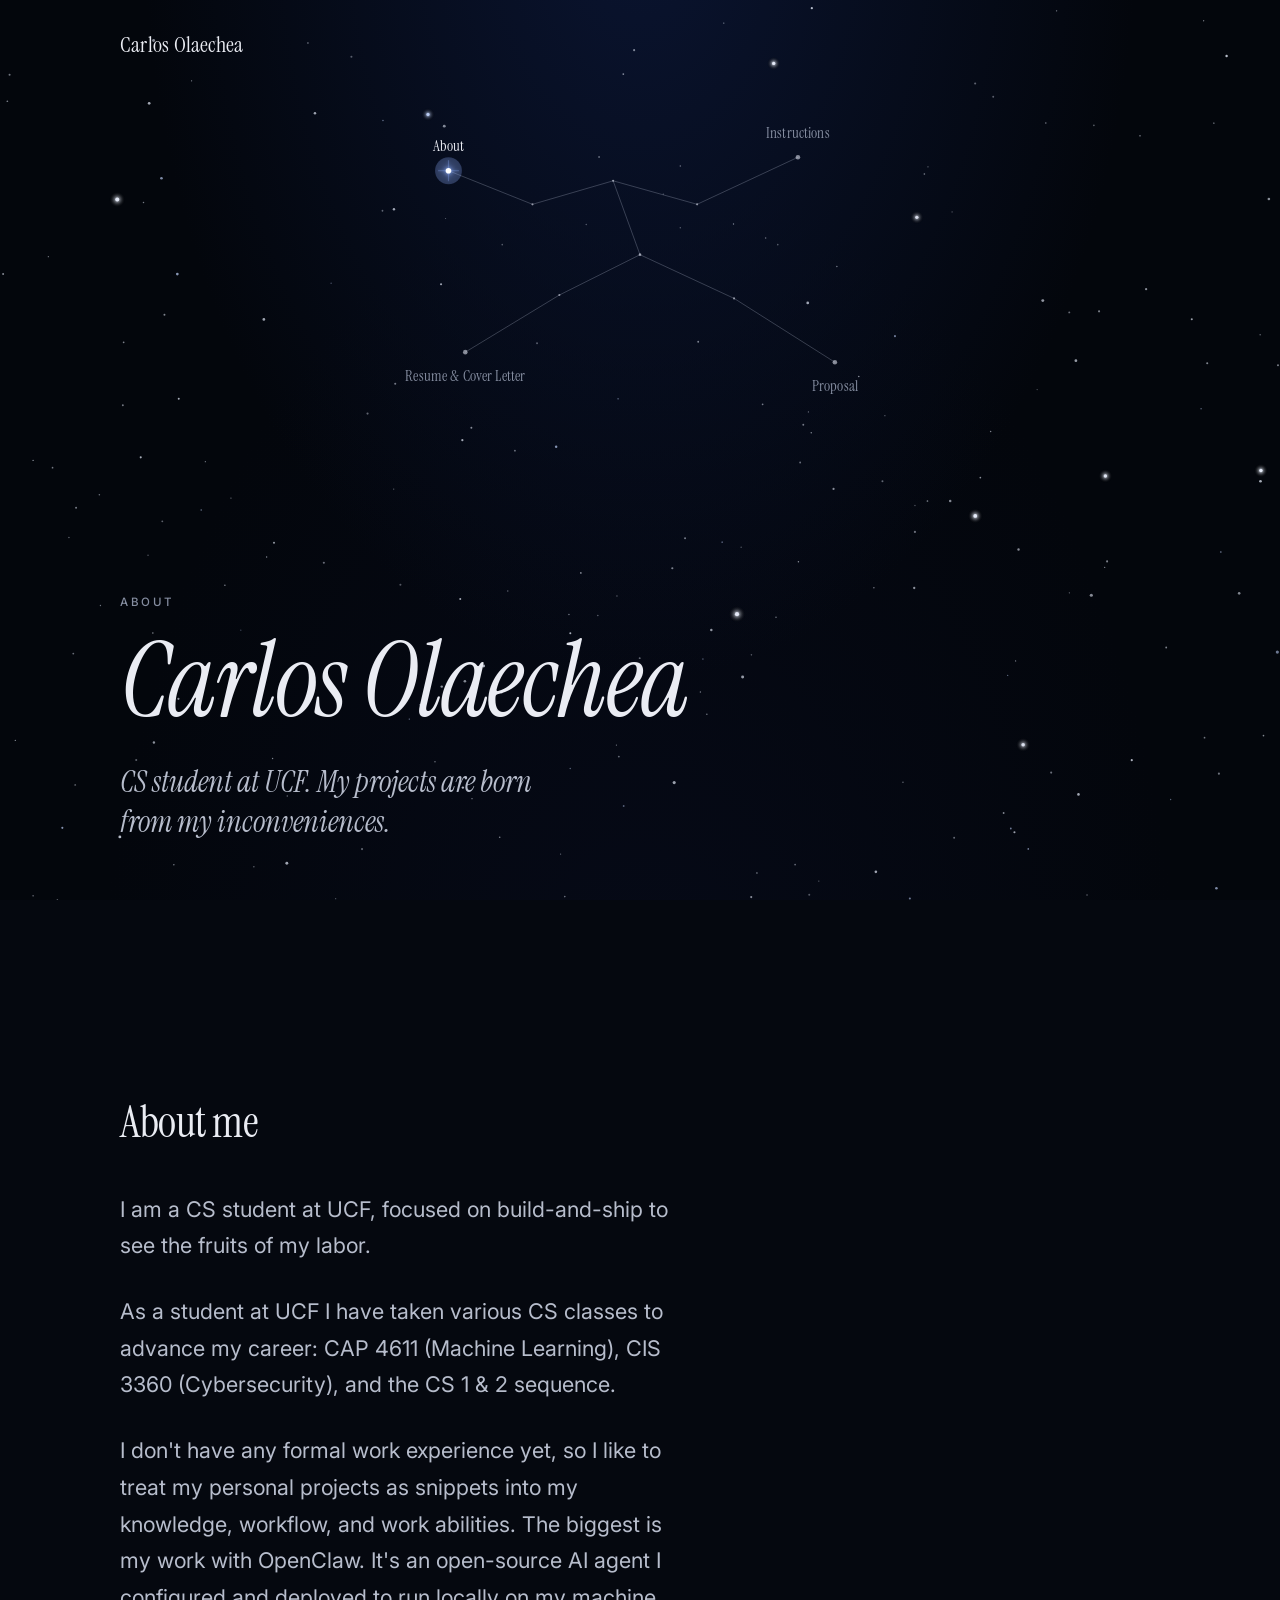
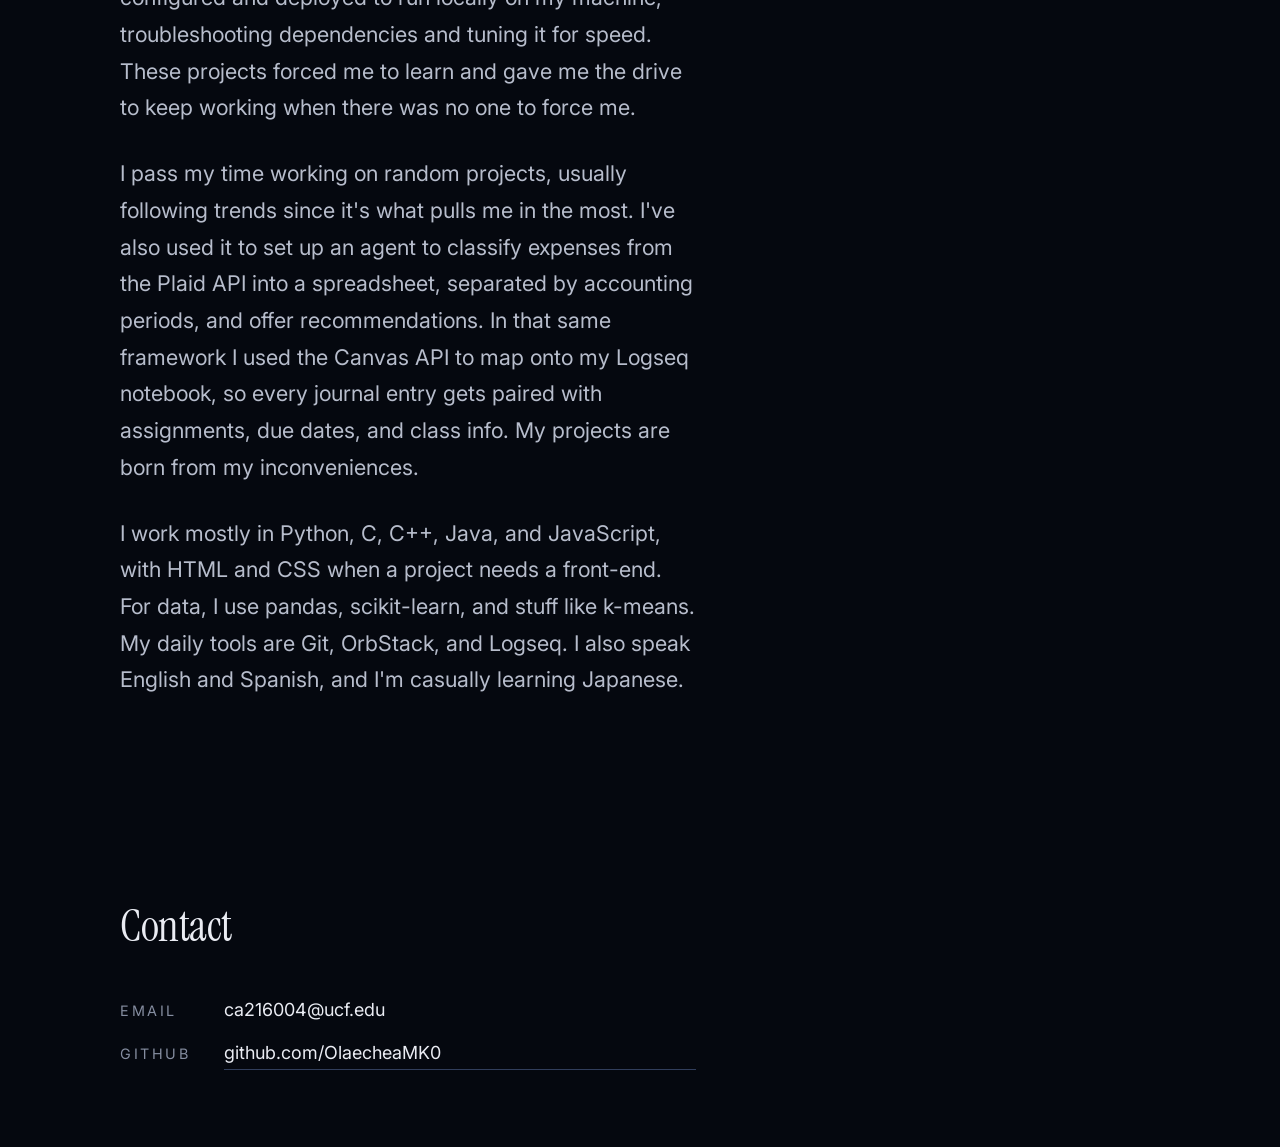
<file: about.html>
<!doctype html>
<meta charset="utf-8">
<meta http-equiv="refresh" content="0; url=/about/">
<link rel="canonical" href="https://olaecheamk0.github.io/about/">
<title>Redirecting…</title>
<script>location.replace('/about/' + location.hash)</script>
</file>
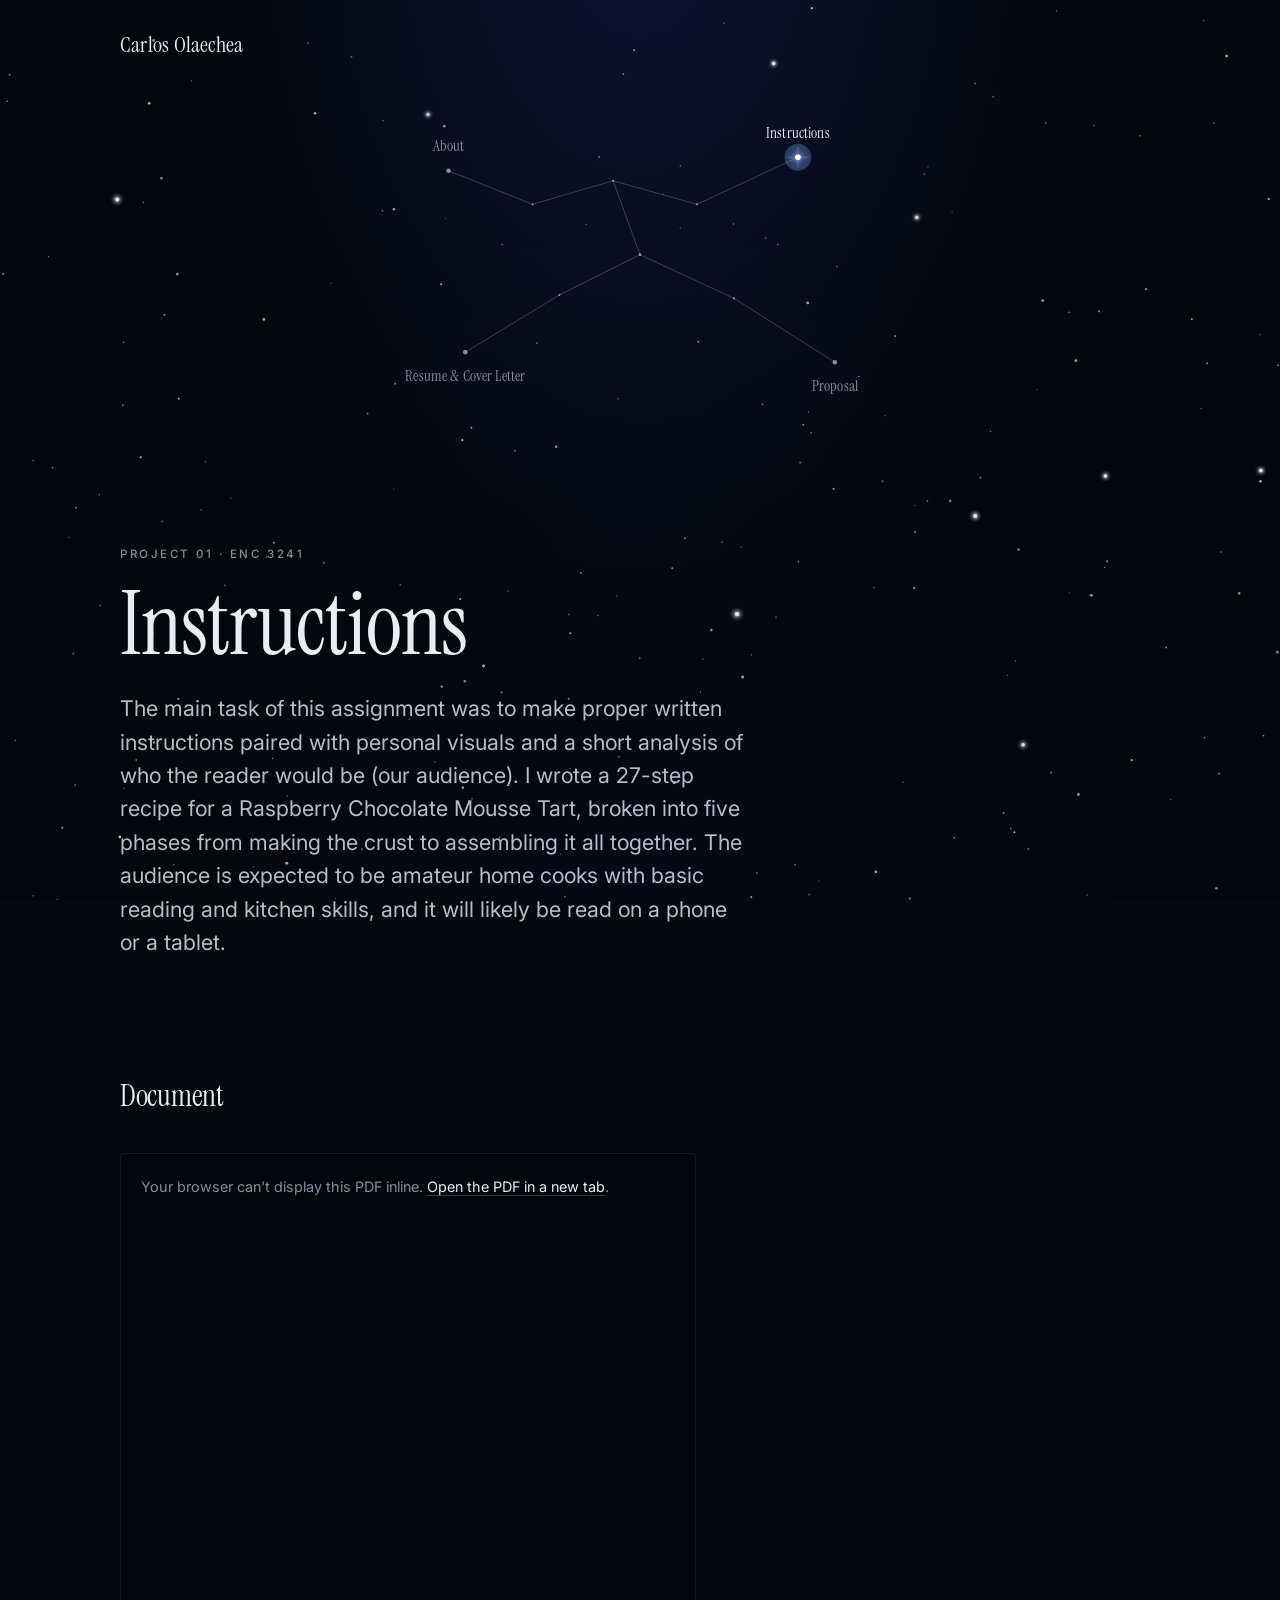
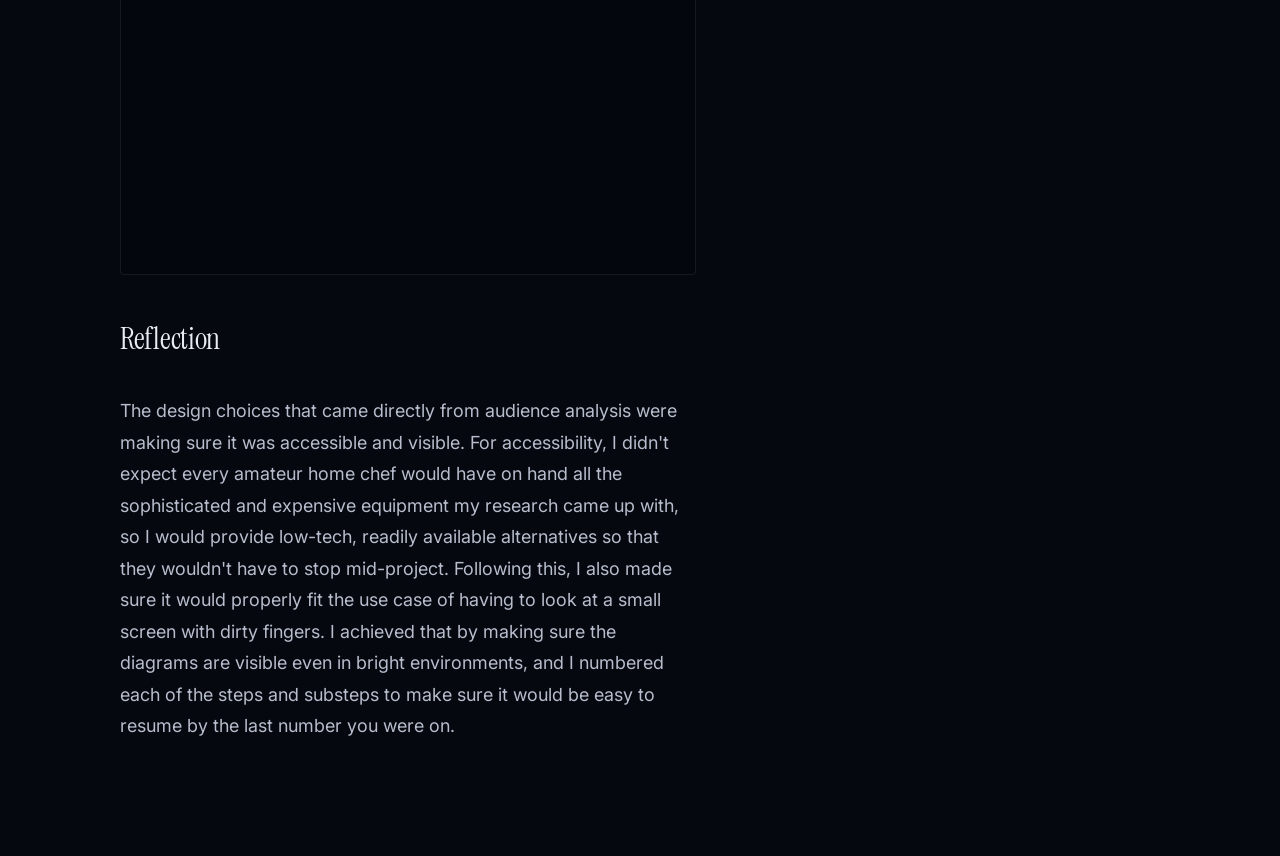
<file: project-1.html>
<!doctype html>
<meta charset="utf-8">
<meta http-equiv="refresh" content="0; url=/instructions/">
<link rel="canonical" href="https://olaecheamk0.github.io/instructions/">
<title>Redirecting…</title>
<script>location.replace('/instructions/' + location.hash)</script>
</file>
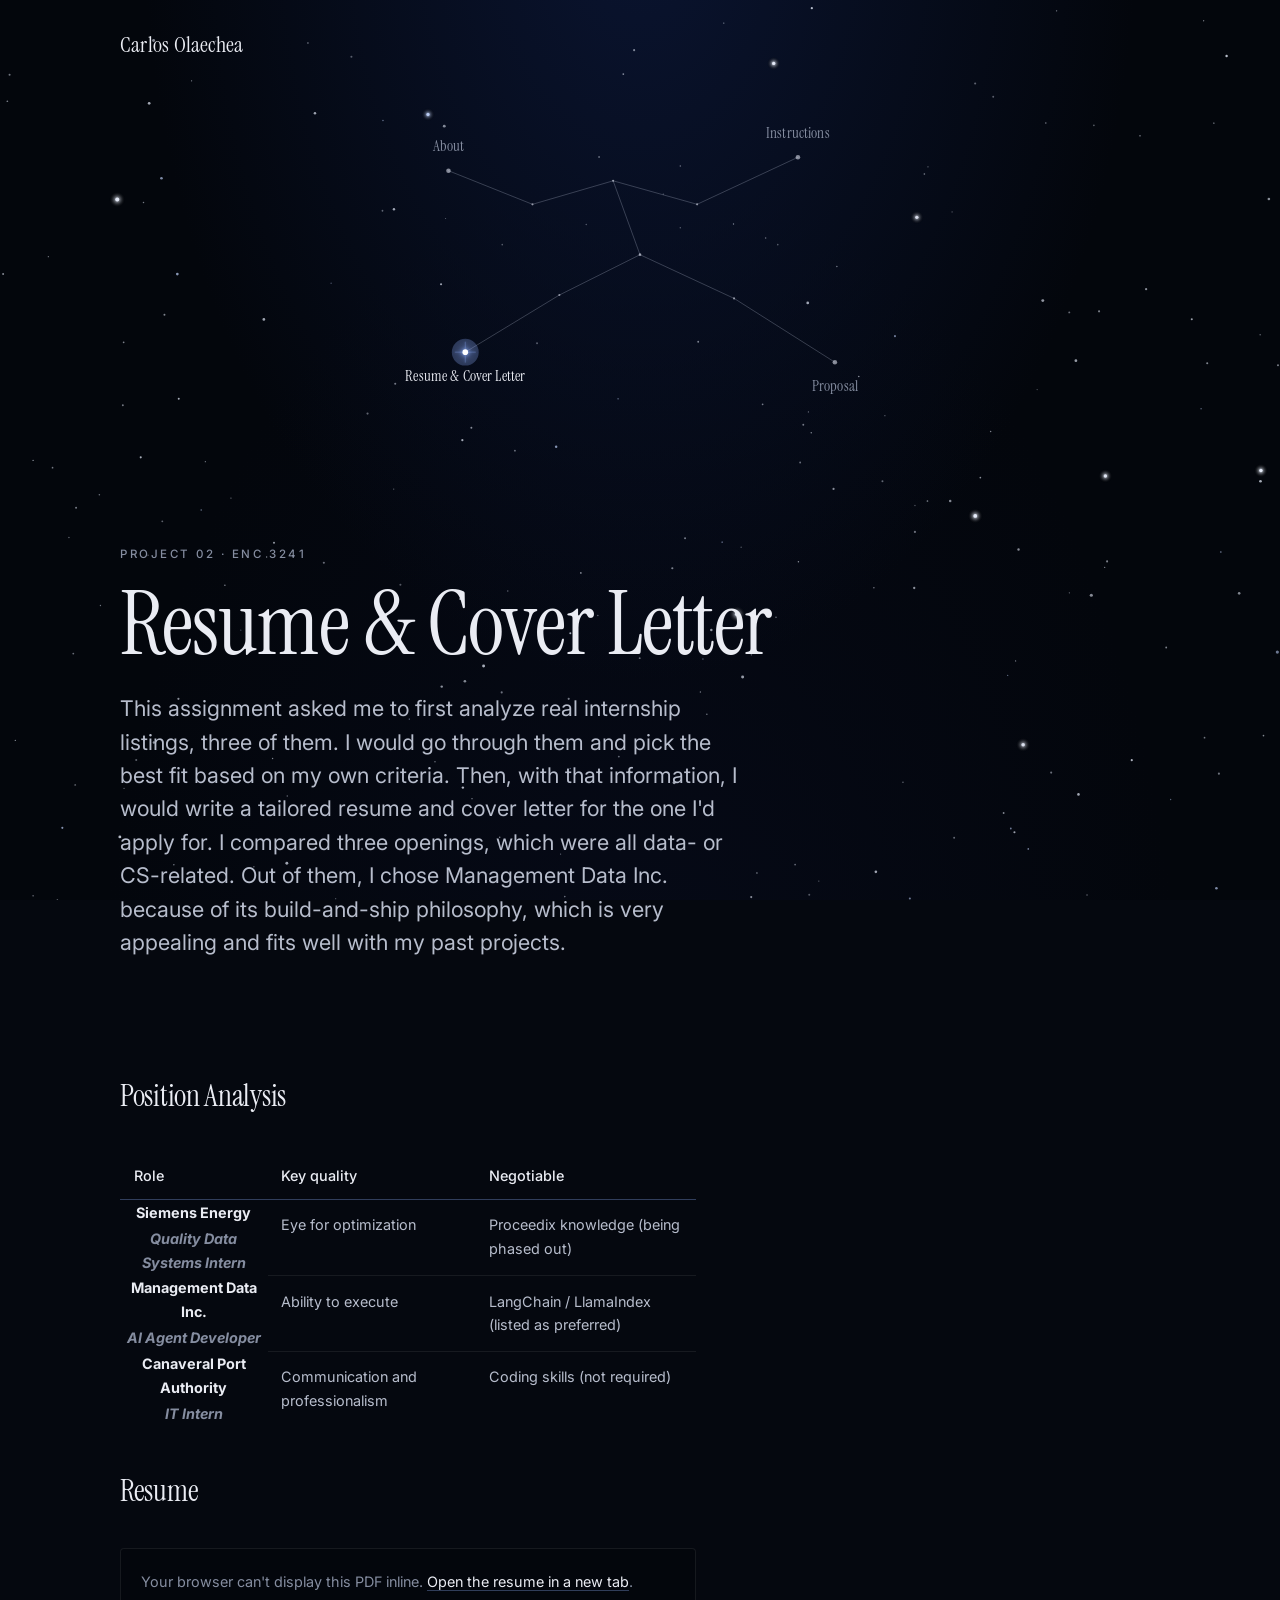
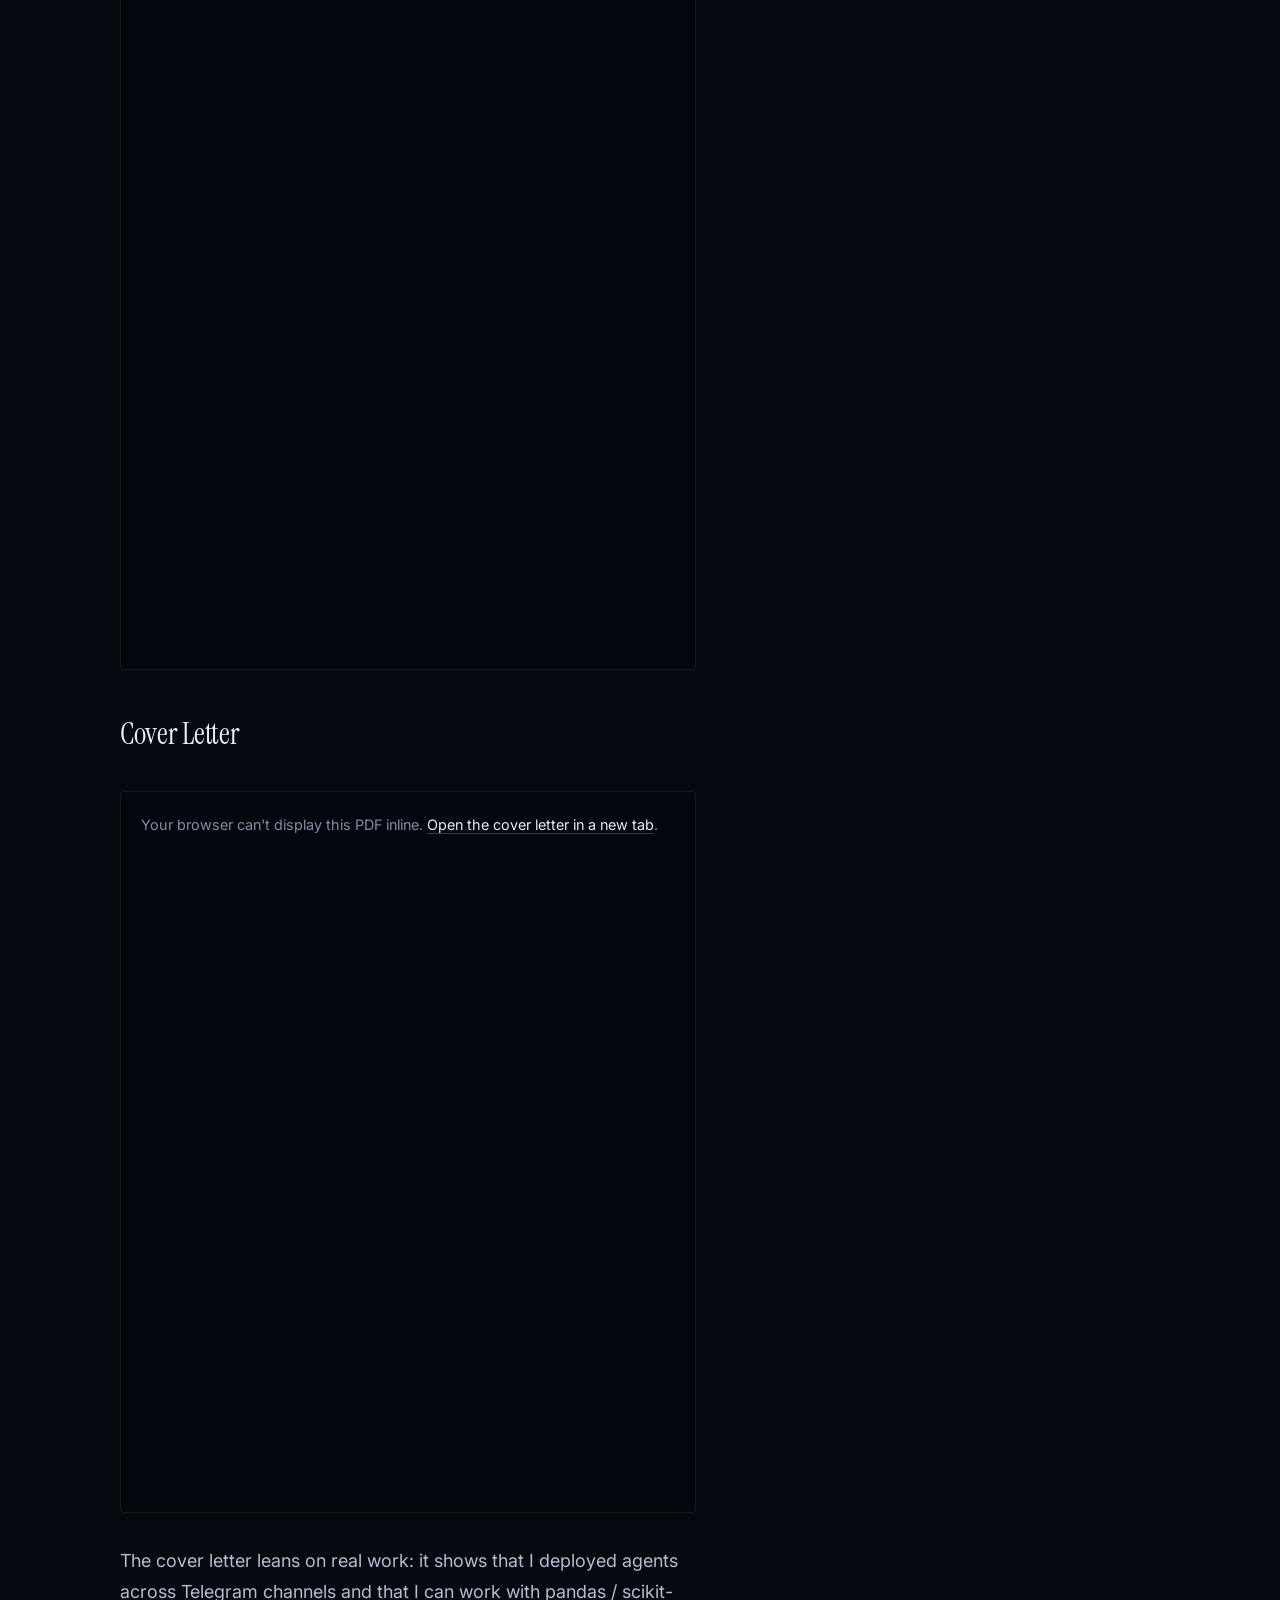
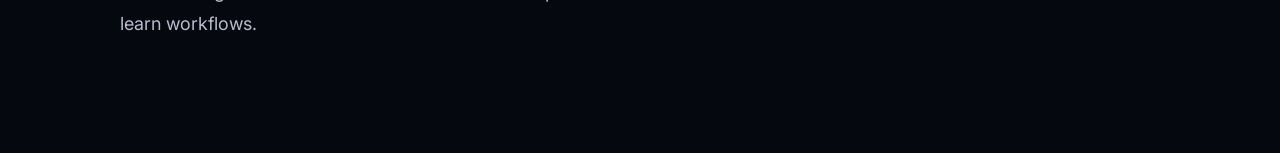
<file: project-2.html>
<!doctype html>
<meta charset="utf-8">
<meta http-equiv="refresh" content="0; url=/resume/">
<link rel="canonical" href="https://olaecheamk0.github.io/resume/">
<title>Redirecting…</title>
<script>location.replace('/resume/' + location.hash)</script>
</file>
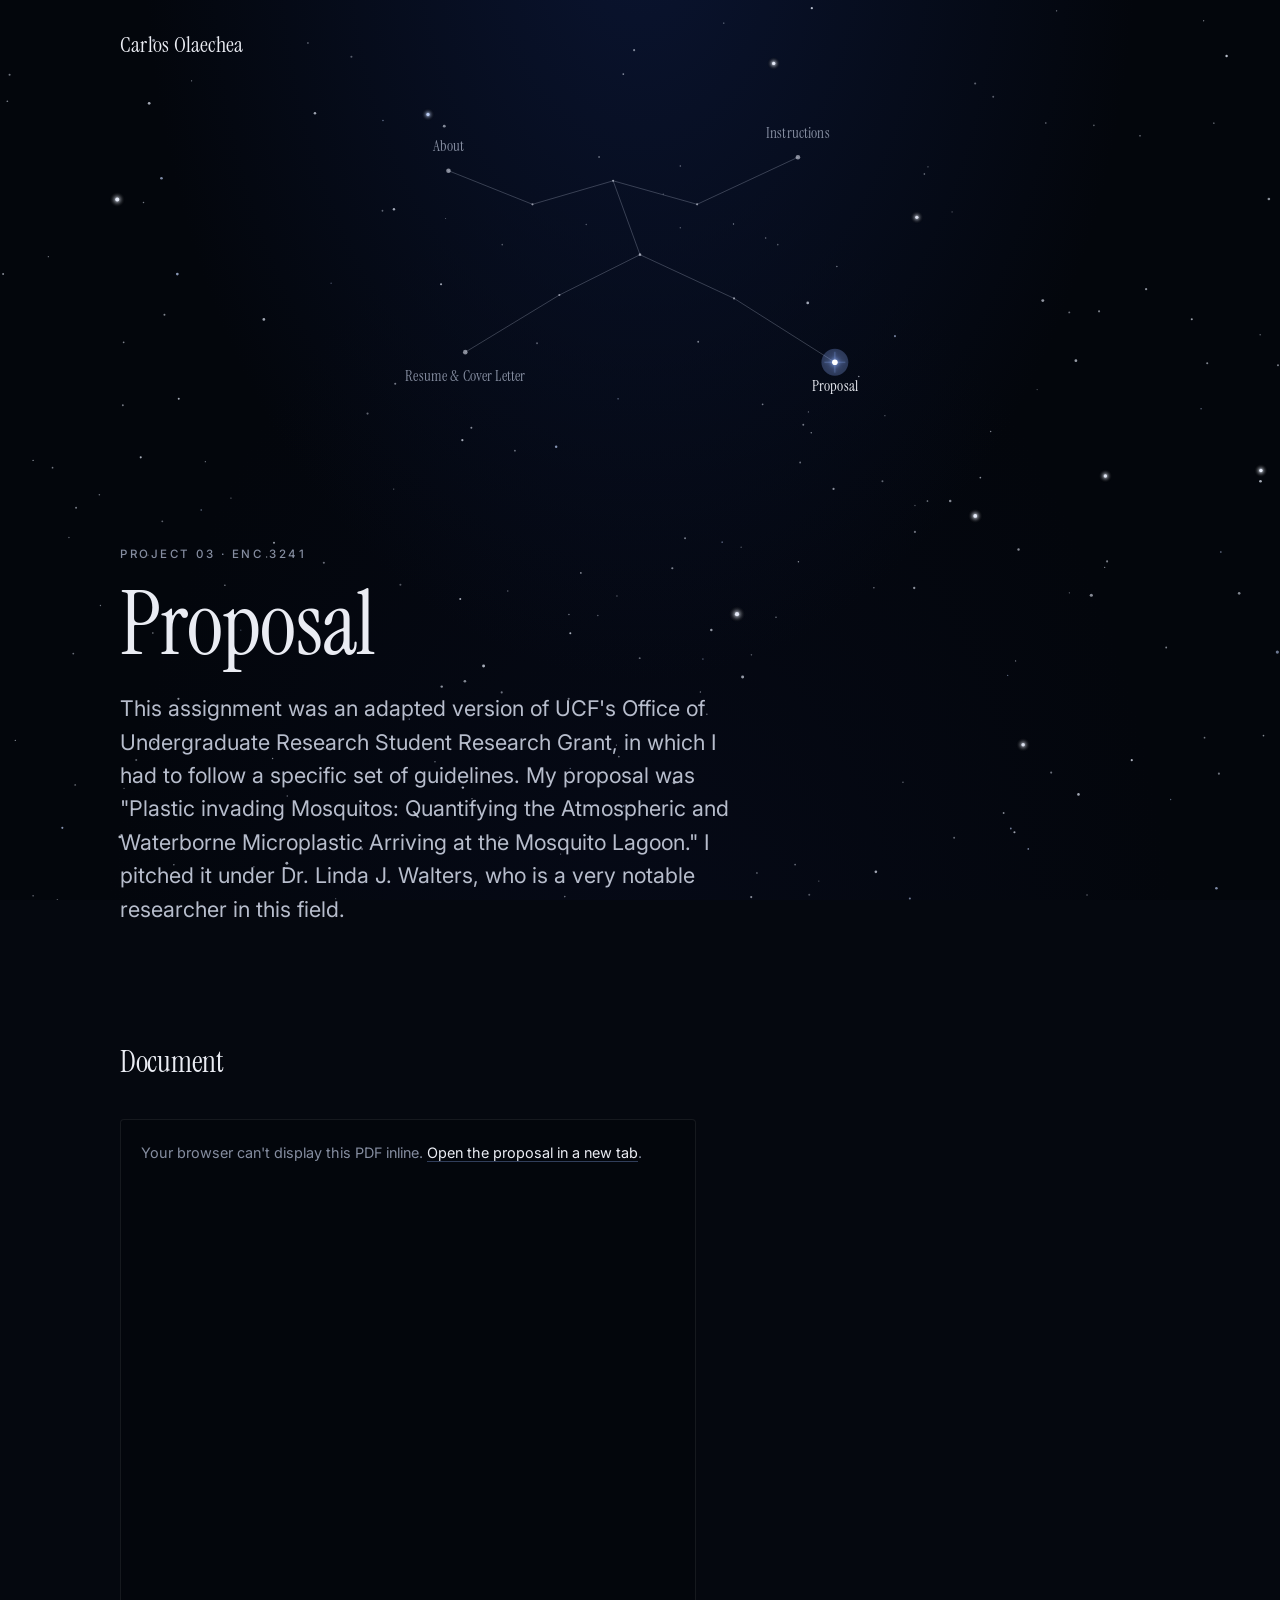
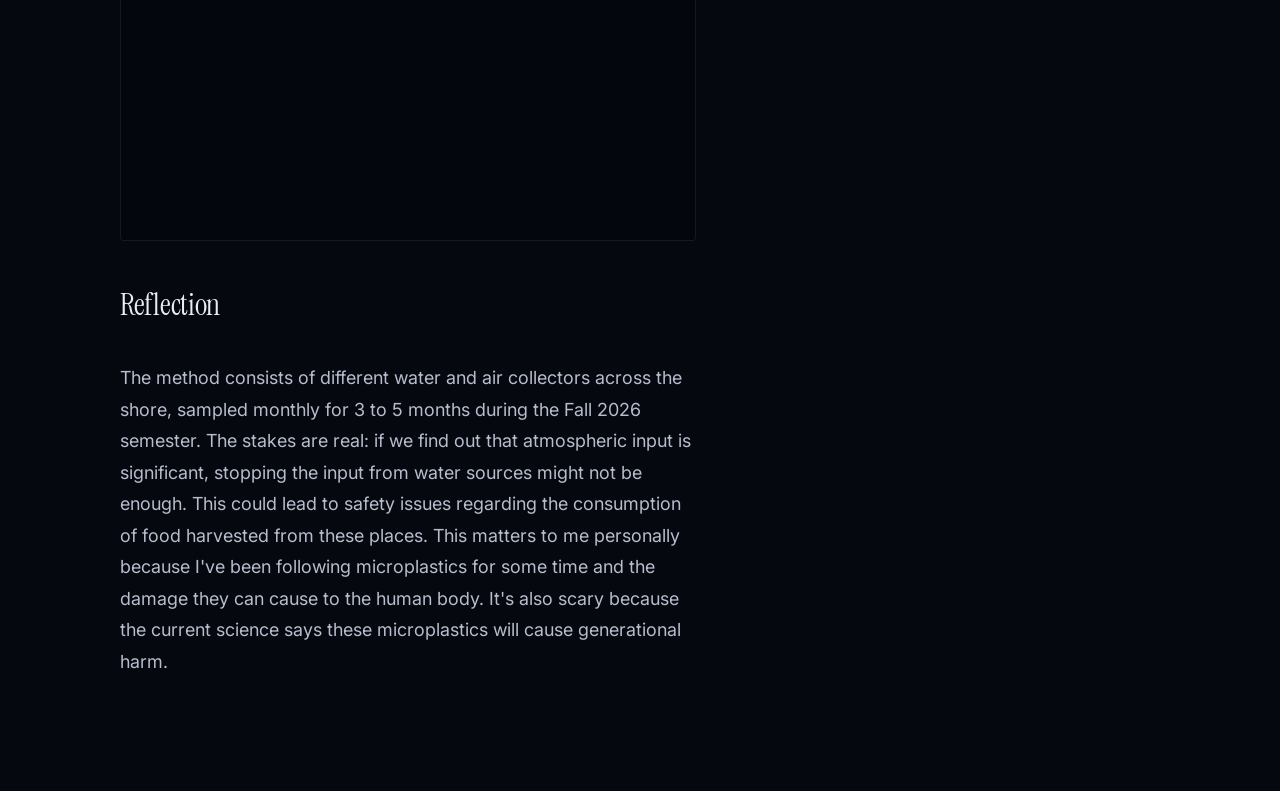
<file: project-3.html>
<!doctype html>
<meta charset="utf-8">
<meta http-equiv="refresh" content="0; url=/proposal/">
<link rel="canonical" href="https://olaecheamk0.github.io/proposal/">
<title>Redirecting…</title>
<script>location.replace('/proposal/' + location.hash)</script>
</file>
<file: css/style.css>
@view-transition { navigation: auto; }

h1.sky-name,
a.brand {
  view-transition-name: page-name;
}
svg.sky-svg,
.sky-mini > svg {
  view-transition-name: constellation;
}

::view-transition-group(page-name),
::view-transition-group(constellation),
::view-transition-old(page-name),
::view-transition-new(page-name),
::view-transition-old(constellation),
::view-transition-new(constellation) {
  animation-duration: 1500ms;
  animation-timing-function: cubic-bezier(0.22, 1, 0.36, 1);
}
::view-transition-old(root),
::view-transition-new(root) {
  animation-duration: 900ms;
  animation-timing-function: cubic-bezier(0.22, 1, 0.36, 1);
}

html.nav-lateral::view-transition-group(*),
html.nav-lateral::view-transition-old(*),
html.nav-lateral::view-transition-new(*) {
  animation-duration: 260ms;
}

.nav-internal .sky-mast,
.nav-internal .sky-svg,
.nav-internal .sky-link {
  animation: none !important;
  opacity: 1 !important;
}
.nav-internal .sky-mast { transform: none !important; }

:root {
  --bg: #05080f;
  --bg-deep: #03060c;
  --bg-glow: #0a1430;
  --ink: #eaecf3;
  --ink-soft: #b7bdcc;
  --ink-muted: #858da0;
  --rule: rgba(234, 236, 243, 0.08);
  --accent: #8fb0ff;
  --eo: cubic-bezier(0.22, 1, 0.36, 1);
  --hover-bg: rgba(185, 208, 250, 0.6);
  --accent-dim: rgba(143, 176, 255, 0.32);

  --serif: "Instrument Serif", "Iowan Old Style", "Palatino Linotype", Georgia, serif;
  --sans: "Inter", -apple-system, BlinkMacSystemFont, "Segoe UI", Roboto, sans-serif;

  --step--1: clamp(0.82rem, 0.78rem + 0.2vw, 0.9rem);
  --step-0:  clamp(1rem, 0.94rem + 0.3vw, 1.125rem);
  --step-1:  clamp(1.15rem, 1.05rem + 0.5vw, 1.35rem);
  --step-2:  clamp(1.4rem, 1.2rem + 1vw, 1.85rem);
  --step-3:  clamp(1.9rem, 1.5rem + 2vw, 2.75rem);
  --step-4:  clamp(3rem, 2rem + 5vw, 5.5rem);
  --step-5:  clamp(3.25rem, 2.2rem + 6vw, 6.5rem);

  --container: 68rem;
  --prose: 36rem;

  --star-body: #eef3ff;
  --star-line: #cfd8ec;
  --star-anchor: #ffffff;
}

.italic { font-style: italic; }

* { box-sizing: border-box; }
html {
  scroll-behavior: smooth;
  overscroll-behavior-y: none;
  background: var(--bg);
}
body {
  margin: 0;
  min-height: 100svh;
  font-family: var(--sans);
  font-size: var(--step-0);
  line-height: 1.65;
  color: var(--ink);
  background:
    radial-gradient(ellipse at 50% -10%, var(--bg-glow) 0%, transparent 55%),
    radial-gradient(ellipse at 50% 120%, #060a18 0%, var(--bg-deep) 60%),
    var(--bg);
  background-attachment: fixed;
  -webkit-font-smoothing: antialiased;
  text-rendering: optimizeLegibility;
  overflow-x: hidden;
}
@media (hover: none) and (pointer: coarse) {
  body { background-attachment: scroll; }
}

#stars {
  position: fixed;
  inset: 0;
  width: 100%;
  height: 100%;
  z-index: 0;
  pointer-events: none;
}

.skip {
  position: absolute;
  left: -9999px;
  top: 0;
  background: var(--ink);
  color: var(--bg);
  padding: 0.5rem 0.9rem;
  font-weight: 500;
  z-index: 100;
}
.skip:focus { left: 1rem; top: 1rem; }

.site-header {
  position: relative;
  z-index: 2;
  max-width: var(--container);
  margin: 0 auto;
  padding: 1.75rem 1.5rem 0;
}
.brand {
  font-family: var(--serif);
  font-size: var(--step-1);
  color: var(--ink);
  text-decoration: none;
  letter-spacing: 0.01em;
}

main {
  position: relative;
  z-index: 2;
  max-width: var(--container);
  margin: 0 auto;
  padding: 0 1.5rem;
}

section { padding: clamp(5rem, 9vw, 8rem) 0 clamp(3.5rem, 6vw, 5rem); }

.hero {
  padding-top: clamp(4rem, 12vw, 9rem);
  padding-bottom: clamp(4rem, 10vw, 8rem);
}
.eyebrow {
  font-size: 0.72rem;
  letter-spacing: 0.22em;
  text-transform: uppercase;
  color: var(--ink-muted);
  margin: 0 0 1.25rem;
  font-weight: 500;
}
.display {
  font-family: var(--serif);
  font-weight: 400;
  font-size: var(--step-5);
  line-height: 0.95;
  letter-spacing: -0.015em;
  margin: 0 0 2rem;
  color: var(--ink);
  text-wrap: balance;
}
.tagline {
  font-family: var(--serif);
  font-style: italic;
  font-size: var(--step-2);
  line-height: 1.35;
  color: var(--ink-soft);
  max-width: 32ch;
  margin: 0;
}

h2 {
  font-family: var(--serif);
  font-weight: 400;
  font-size: var(--step-3);
  letter-spacing: -0.01em;
  margin: 0 0 2rem;
  color: var(--ink);
}
h3 {
  font-family: var(--sans);
  font-weight: 500;
  font-size: var(--step-1);
  margin: 0 0 0.35rem;
  color: var(--ink);
}

.prose {
  max-width: var(--prose);
  font-size: var(--step-1);
  line-height: 1.7;
  color: var(--ink-soft);
}
.prose p { margin: 0 0 1.35em; }
.prose p:last-child { margin-bottom: 0; }
.prose a { color: var(--ink); text-decoration: underline; text-decoration-color: var(--accent-dim); text-underline-offset: 0.22em; }
.prose a:hover { text-decoration-color: var(--accent); }

.is-sky { overflow: hidden; }
.sky {
  position: relative;
  z-index: 2;
  min-height: 100vh;
  min-height: 100svh;
  display: grid;
  grid-template-columns: 1fr;
  grid-template-rows: auto 1fr auto;
  padding: clamp(0.75rem, 2vw, 1.5rem) clamp(1.25rem, 3vw, 2.5rem);
  gap: 0;
}

.sky-mast {
  text-align: center;
  max-width: 44rem;
  margin: 0 auto;
  padding-top: 0;
  transform-origin: top center;
  animation: mast-settle 1800ms var(--eo) 80ms both;
}
.sky-mast .eyebrow { display: inline-block; margin-bottom: 0.25rem; }
.sky-name {
  font-family: var(--serif);
  font-weight: 400;
  font-size: var(--step-3);
  line-height: 1;
  letter-spacing: -0.015em;
  margin: 0.25rem 0 0.5rem;
  color: var(--ink);
  text-wrap: balance;
}
.sky-sub {
  font-family: var(--serif);
  font-style: italic;
  color: var(--ink-soft);
  font-size: var(--step-0);
  line-height: 1.45;
  max-width: 36ch;
  margin: 0 auto;
}

@keyframes mast-settle {
  0%   { transform: translateY(min(22svh, 260px)) scale(2); letter-spacing: 0; }
  100% { transform: translateY(0) scale(1); letter-spacing: -0.015em; }
}

.sky-field {
  position: relative;
  width: 100%;
  max-width: 1200px;
  margin: 0 auto;
  align-self: start;
  margin-top: clamp(0.5rem, 2vh, 1.5rem);
  aspect-ratio: 1000 / 520;
}
.sky-svg {
  position: absolute;
  inset: 0;
  width: 100%;
  height: 100%;
  overflow: visible;
  transform-origin: center center;
  opacity: 0;
  animation: sky-fade 1300ms var(--eo) 400ms forwards;
}
.sky-lines {
  stroke: var(--star-line);
  stroke-opacity: 0.58;
  stroke-width: 0.95;
  stroke-linecap: round;
  stroke-linejoin: round;
  fill: none;
  transition: stroke 140ms ease, stroke-opacity 140ms ease;
}
.sky-stars .dec {
  fill: var(--star-body);
  opacity: 0.85;
  filter: drop-shadow(0 0 1.4px rgba(255, 255, 255, 0.55));
  transition: fill 120ms ease;
}
.sky-stars .dec.small { opacity: 0.65; }
.sky-stars .anchor {
  fill: var(--star-anchor);
  filter: drop-shadow(0 0 3px rgba(255, 255, 255, 0.78));
  transition: fill 120ms ease;
}
.sky-stars .halo {
  fill: var(--star-anchor);
  opacity: 0.15;
  transition: opacity 140ms ease;
}
.sky-stars .anchor.active { fill: var(--accent); }
.sky-stars .halo.active { opacity: 0.38; }
.sky-svg:has(.anchor.active) .sky-lines {
  stroke: var(--accent);
  stroke-opacity: 0.72;
}

@keyframes sky-fade {
  0%   { opacity: 0; transform: translateY(12px) scale(0.99); }
  100% { opacity: 1; transform: translateY(0) scale(1); }
}

@keyframes sky-link-fade {
  0%   { opacity: 0; transform: translateY(8px); }
  100% { opacity: 1; transform: translateY(0); }
}

.sky-nav {
  position: absolute;
  inset: 0;
  pointer-events: none;
}
.sky-link {
  position: absolute;
  left: var(--x);
  top: var(--y);
  width: 0;
  height: 0;
  text-decoration: none;
  color: var(--ink);
  pointer-events: auto;
  opacity: 0;
  animation: sky-link-fade 800ms var(--eo) 1100ms forwards;
}

.sky-goo {
  position: absolute;
  left: 0;
  top: 0;
  width: 280px;
  height: 140px;
  transform: translate(-50%, -50%);
  filter: url(#goo);
  pointer-events: none;
  opacity: 0.48;
  transition: opacity 200ms ease;
}
.sky-bubble {
  position: absolute;
  left: 50%;
  top: 50%;
  width: 52px;
  height: 52px;
  border-radius: 50%;
  transform: translate(-50%, -50%);
  background: transparent;
  transition: background 180ms ease;
  pointer-events: auto;
}
.sky-pill {
  position: absolute;
  left: 50%;
  bottom: calc(50% + 15px);
  transform: translateX(-50%);
  padding: 1rem 1.1rem;
  font-family: var(--serif);
  font-size: var(--step-1);
  letter-spacing: 0.01em;
  line-height: 1;
  white-space: nowrap;
  background: transparent;
  border-radius: 100px;
  color: transparent;
  pointer-events: auto;
  transition: background 200ms ease;
}
.sky-link.reverse .sky-pill { bottom: auto; top: calc(50% + 17px); }
.sky-link:focus-visible {
  outline: 2px solid var(--accent);
  outline-offset: 28px;
}
.sky-link:focus-visible .sky-bubble,
.sky-link:focus-visible .sky-pill {
  background: var(--hover-bg);
}
@media (hover: hover) and (pointer: fine) {
  .sky-link:hover .sky-bubble,
  .sky-link:hover .sky-pill { background: var(--hover-bg); }
}

.sky-svg-labels text {
  font-family: var(--serif);
  font-size: 22px;
  fill: var(--ink-muted);
  text-anchor: middle;
  letter-spacing: 0.2px;
  pointer-events: none;
}

/* Mobile — compress the sky */
@media (max-width: 720px) {
  .sky { padding: 0.75rem 1rem; }
  .sky-sub { font-size: var(--step-0); }
  .sky-field { aspect-ratio: 1000 / 680; margin-top: 0.75rem; }
  .sky-goo { width: 200px; height: 120px; }
  .sky-pill { font-size: var(--step-0); padding: 0.7rem 0.85rem; white-space: normal; text-align: center; max-width: 44vw; }
  @keyframes mast-settle {
    0%   { transform: translateY(15svh) scale(1.6); letter-spacing: 0; }
    100% { transform: translateY(0) scale(1); letter-spacing: -0.015em; }
  }
}

/* Print — flatten to paper-friendly layout */
@media print {
  body { background: #fff !important; color: #000 !important; }
  #stars, .goo-defs, .sky-svg, .sky-nav { display: none !important; }
  .sky-mast, .hero, .project-hero, .site-header { animation: none !important; }
  a { color: #000; text-decoration: underline; }
}


/* Sub-page constellation map — same shape as home, current star lit */
.sky-mini {
  max-width: 720px;
  margin: 1rem auto 1.25rem;
  padding: 0 1.5rem;
  position: relative;
  z-index: 2;
}
.sky-mini svg {
  width: 100%;
  height: auto;
  display: block;
  overflow: visible;
  aspect-ratio: 1000 / 520;
}
.sky-mini .lines {
  stroke: var(--star-line);
  stroke-opacity: 0.42;
  stroke-width: 0.9;
  fill: none;
  stroke-linecap: round;
  stroke-linejoin: round;
}
.sky-mini .dec {
  fill: var(--star-body);
  opacity: 0.55;
}
.sky-mini .dec.small { opacity: 0.35; }
.sky-mini .anchor {
  fill: var(--star-body);
  opacity: 0.55;
  transition: fill 180ms ease, opacity 180ms ease;
}
.sky-mini .halo.current {
  fill: var(--accent);
  opacity: 0.28;
}
.sky-mini .anchor.current {
  fill: #ffffff;
  opacity: 1;
  filter: drop-shadow(0 0 3px var(--accent)) drop-shadow(0 0 7px var(--accent));
}
.sky-mini .star-shine .ray {
  stroke: var(--accent);
  stroke-width: 0.7;
  stroke-linecap: round;
  stroke-opacity: 0.65;
  filter: drop-shadow(0 0 2px var(--accent));
}
.sky-mini .star-shine { animation: twinkle 3.5s ease-in-out infinite; }
@keyframes twinkle {
  0%, 100% { opacity: 1; }
  50% { opacity: 0.7; }
}

/* Non-current stars: goo metaball on hover, identical vibe to home */
.sky-mini .sky-goo-link { cursor: pointer; }
/* Dim the filtered group so the merged blob is a soft wash (mirrors home
   where .sky-goo has its own opacity applied after the filter). */
.sky-mini g[filter] { opacity: 0.5; }
.sky-mini .sky-goo-link .bubble,
.sky-mini .sky-goo-link .pill {
  fill: transparent;
  transition: fill 200ms ease;
  pointer-events: all;
}
.sky-mini .sky-goo-link:hover .bubble,
.sky-mini .sky-goo-link:hover .pill,
.sky-mini .sky-goo-link:focus-visible .bubble,
.sky-mini .sky-goo-link:focus-visible .pill {
  fill: var(--hover-bg);
}
.sky-mini .sky-goo-link:hover .anchor,
.sky-mini .sky-goo-link:focus-visible .anchor {
  fill: var(--accent);
  opacity: 0.95;
}
.sky-mini .sky-goo-link:hover .label,
.sky-mini .sky-goo-link:focus-visible .label {
  fill: var(--ink);
}
/* SVG <a> default focus ring clips ugly to content bbox; own it explicitly. */
.sky-mini .sky-goo-link { outline: none; }
.sky-mini .sky-goo-link:focus-visible .pill {
  stroke: var(--accent);
  stroke-width: 1.6;
}

.sky-mini text {
  font-family: var(--serif);
  font-size: 22px;
  fill: var(--ink-muted);
  text-anchor: middle;
  pointer-events: none;
  letter-spacing: 0.2px;
}
.sky-mini text.current { fill: var(--ink); }


.contact-list {
  list-style: none;
  padding: 0;
  margin: 0;
  display: grid;
  gap: 0.85rem;
  max-width: var(--prose);
}
.contact-list li {
  display: grid;
  grid-template-columns: 8ch 1fr;
  align-items: baseline;
  gap: 1rem;
}
.contact-list .label {
  font-size: var(--step--1);
  letter-spacing: 0.18em;
  text-transform: uppercase;
  color: var(--ink-muted);
}
.contact-list a {
  color: var(--ink);
  text-decoration: none;
  border-bottom: 1px solid var(--accent-dim);
  padding-bottom: 0.1rem;
  transition: border-color 180ms ease;
  word-break: break-word;
}
.contact-list a:hover,
.contact-list a:focus-visible { border-color: var(--accent); }

.project-hero {
  padding-top: clamp(3rem, 8vw, 6rem);
  padding-bottom: clamp(3rem, 6vw, 4rem);
}
.project-hero .eyebrow { margin-bottom: 1rem; }
.project-title {
  font-family: var(--serif);
  font-weight: 400;
  font-size: var(--step-4);
  line-height: 1;
  letter-spacing: -0.01em;
  margin: 0 0 1.5rem;
}
.project-summary {
  font-family: var(--sans);
  font-size: var(--step-1);
  color: var(--ink-soft);
  max-width: 48ch;
  margin: 0;
  line-height: 1.55;
}
.project-body {
  padding-top: clamp(2rem, 4vw, 3rem);
  padding-bottom: clamp(4rem, 8vw, 6rem);
  max-width: var(--prose);
}
.project-body h2 {
  font-size: var(--step-2);
  margin-top: 2.5rem;
}
.project-body h2:first-child { margin-top: 0; }
.project-body p,
.project-body li { color: var(--ink-soft); line-height: 1.75; }
.project-body ul, .project-body ol { padding-left: 1.25rem; }
.project-body li { margin-bottom: 0.5em; }

.visually-hidden {
  position: absolute;
  width: 1px;
  height: 1px;
  padding: 0;
  margin: -1px;
  overflow: hidden;
  clip: rect(0, 0, 0, 0);
  white-space: nowrap;
  border: 0;
}

.reveal {
  opacity: 0;
  transform: translateY(14px);
  transition: opacity 700ms ease, transform 700ms ease;
}
.reveal.in {
  opacity: 1;
  transform: translateY(0);
}

a:focus-visible, button:focus-visible {
  outline: 2px solid var(--accent);
  outline-offset: 3px;
  border-radius: 2px;
}

@media (prefers-reduced-motion: reduce) {
  html { scroll-behavior: auto; }
  *, *::before, *::after { animation-duration: 0.001ms !important; transition-duration: 0.001ms !important; }
  .reveal, .sky-mast, .sky-svg, .sky-link { opacity: 1 !important; transform: none !important; }
  .sky-link { transform: translate(-50%, -50%) !important; }
  @view-transition { navigation: none; }
}

.compare-table {
  width: 100%;
  border-collapse: collapse;
  margin: 1.25rem 0 1.75rem;
  font-size: var(--step--1);
}
.compare-table thead th {
  font-weight: 500;
  color: var(--ink);
  text-align: left;
  padding: 0.7rem 0.85rem;
  border-bottom: 1px solid var(--accent-dim);
}
.compare-table tbody td {
  text-align: left;
  padding: 0.85rem;
  border-bottom: 1px solid var(--rule);
  vertical-align: top;
  color: var(--ink-soft);
}
.compare-table tbody tr:last-child td { border-bottom: none; }
.compare-table .role-sub {
  display: inline-block;
  margin-top: 0.15rem;
  color: var(--ink-muted);
  font-size: var(--step--1);
  font-style: italic;
}
@media (max-width: 600px) {
  .compare-table { font-size: 0.85rem; }
  .compare-table thead th, .compare-table tbody td { padding: 0.55rem 0.5rem; }
}

.pdf-embed {
  margin: 1.5rem 0 2rem;
  border: 1px solid var(--rule);
  background: var(--bg-deep);
  border-radius: 4px;
  overflow: hidden;
}
.pdf-embed object {
  display: block;
  width: 100%;
  height: 80vh;
  min-height: 600px;
  border: 0;
}
.pdf-embed .fallback {
  padding: 1.25rem;
  margin: 0;
  color: var(--ink-muted);
  font-size: var(--step--1);
}
.pdf-embed .fallback a {
  color: var(--ink);
  text-decoration: underline;
  text-decoration-color: var(--accent-dim);
  text-underline-offset: 0.22em;
}

@media (hover: none) and (pointer: coarse) {
  .pdf-embed { background: var(--bg-deep); }
  .pdf-embed object { display: none; }
  .pdf-embed .fallback {
    padding: 2rem 1.25rem;
    text-align: center;
    color: var(--ink-soft);
    font-size: var(--step-0);
  }
}
</file>
